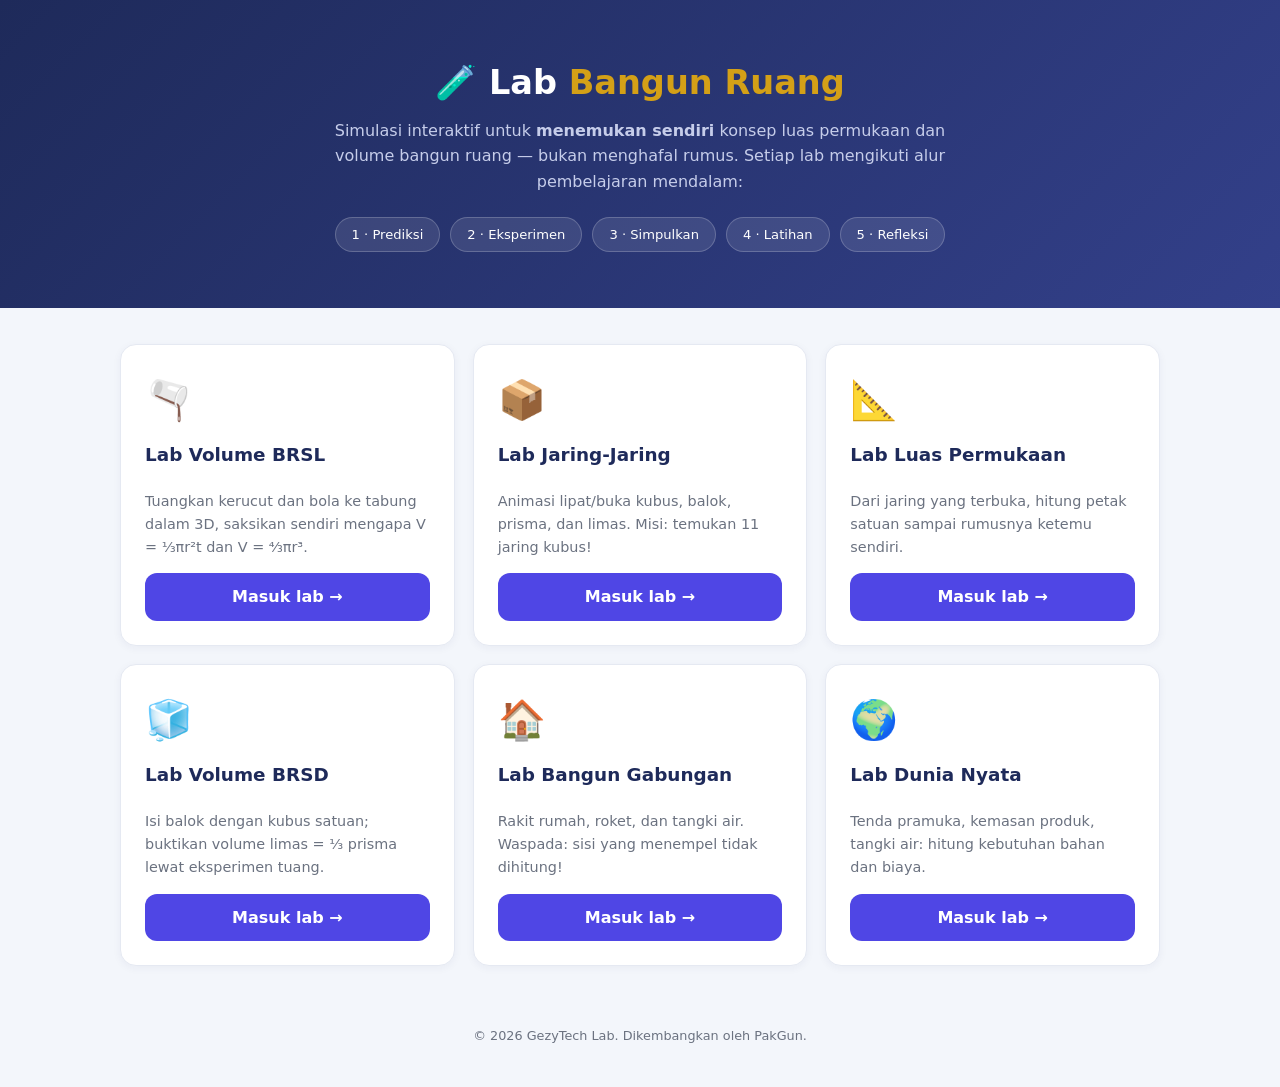
<file: index.html>
<!DOCTYPE html>
<html lang="id">
<head>
<meta charset="UTF-8">
<meta name="viewport" content="width=device-width, initial-scale=1.0">
<title>Lab Bangun Ruang</title>
<style>
:root{--navy:#1e2a5a;--indigo:#4f46e5;--gold:#d4a017;--bg:#f3f6fb;--ink:#1f2937;--muted:#6b7280;--line:#e5e9f2}
*{box-sizing:border-box}body{margin:0;font-family:"Segoe UI",system-ui,sans-serif;background:var(--bg);color:var(--ink);line-height:1.6}
.hero{background:linear-gradient(135deg,var(--navy),#33408a);color:#fff;padding:56px 24px;text-align:center}
.hero h1{margin:0 0 8px;font-size:2.1rem}.hero h1 b{color:var(--gold)}
.hero p{color:#c6cdea;max-width:640px;margin:0 auto}
.flow{display:flex;gap:10px;justify-content:center;flex-wrap:wrap;margin-top:22px}
.flow span{background:rgba(255,255,255,.1);border:1px solid rgba(255,255,255,.2);padding:6px 16px;border-radius:999px;font-size:.82rem}
.grid{max-width:1080px;margin:0 auto;padding:36px 20px 60px;display:grid;grid-template-columns:repeat(auto-fill,minmax(300px,1fr));gap:18px}
.lab{background:#fff;border:1px solid var(--line);border-radius:16px;padding:24px;display:flex;flex-direction:column;box-shadow:0 2px 8px rgba(30,42,90,.05)}
.lab .ico{font-size:2.4rem}
.lab h2{margin:10px 0 6px;font-size:1.15rem;color:var(--navy)}
.lab p{color:var(--muted);font-size:.9rem;flex:1}
.lab a.btn{display:inline-block;background:var(--indigo);color:#fff;font-weight:700;text-decoration:none;padding:11px 20px;border-radius:12px;text-align:center}
.lab a.btn:hover{background:#4338ca}
.lab.soon{opacity:.65}.lab.soon .tag{align-self:flex-start;background:#fef3c7;color:#92400e;font-size:.72rem;font-weight:700;padding:3px 12px;border-radius:999px;margin-bottom:6px}
footer{text-align:center;color:var(--muted);font-size:.8rem;padding:0 20px 40px}
</style>
</head>
<body>
<div class="hero">
  <h1>🧪 Lab <b>Bangun Ruang</b></h1>
  <p>Simulasi interaktif untuk <b>menemukan sendiri</b> konsep luas permukaan dan volume bangun ruang —
  bukan menghafal rumus. Setiap lab mengikuti alur pembelajaran mendalam:</p>
  <div class="flow"><span>1 · Prediksi</span><span>2 · Eksperimen</span><span>3 · Simpulkan</span><span>4 · Latihan</span><span>5 · Refleksi</span></div>
</div>
<div class="grid">
  <div class="lab">
    <div class="ico">🫗</div>
    <h2>Lab Volume BRSL</h2>
    <p>Tuangkan kerucut dan bola ke tabung dalam 3D, saksikan sendiri mengapa V = ⅓πr²t dan V = ⁴⁄₃πr³.</p>
    <a class="btn" href="volume-brsl/index.html">Masuk lab →</a>
  </div>
  <div class="lab">
    <div class="ico">📦</div>
    <h2>Lab Jaring-Jaring</h2>
    <p>Animasi lipat/buka kubus, balok, prisma, dan limas. Misi: temukan 11 jaring kubus!</p>
    <a class="btn" href="jaring-jaring/index.html">Masuk lab →</a>
  </div>
  <div class="lab">
    <div class="ico">📐</div>
    <h2>Lab Luas Permukaan</h2>
    <p>Dari jaring yang terbuka, hitung petak satuan sampai rumusnya ketemu sendiri.</p>
    <a class="btn" href="luas-permukaan/index.html">Masuk lab →</a>
  </div>
  <div class="lab">
    <div class="ico">🧊</div>
    <h2>Lab Volume BRSD</h2>
    <p>Isi balok dengan kubus satuan; buktikan volume limas = ⅓ prisma lewat eksperimen tuang.</p>
    <a class="btn" href="volume-brsd/index.html">Masuk lab →</a>
  </div>
  <div class="lab">
    <div class="ico">🏠</div>
    <h2>Lab Bangun Gabungan</h2>
    <p>Rakit rumah, roket, dan tangki air. Waspada: sisi yang menempel tidak dihitung!</p>
    <a class="btn" href="bangun-gabungan/index.html">Masuk lab →</a>
  </div>
  <div class="lab">
    <div class="ico">🌍</div>
    <h2>Lab Dunia Nyata</h2>
    <p>Tenda pramuka, kemasan produk, tangki air: hitung kebutuhan bahan dan biaya.</p>
    <a class="btn" href="dunia-nyata/index.html">Masuk lab →</a>
  </div>
</div>
<footer>© 2026 GezyTech Lab. Dikembangkan oleh PakGun.</footer>
</body>
</html>
</file>
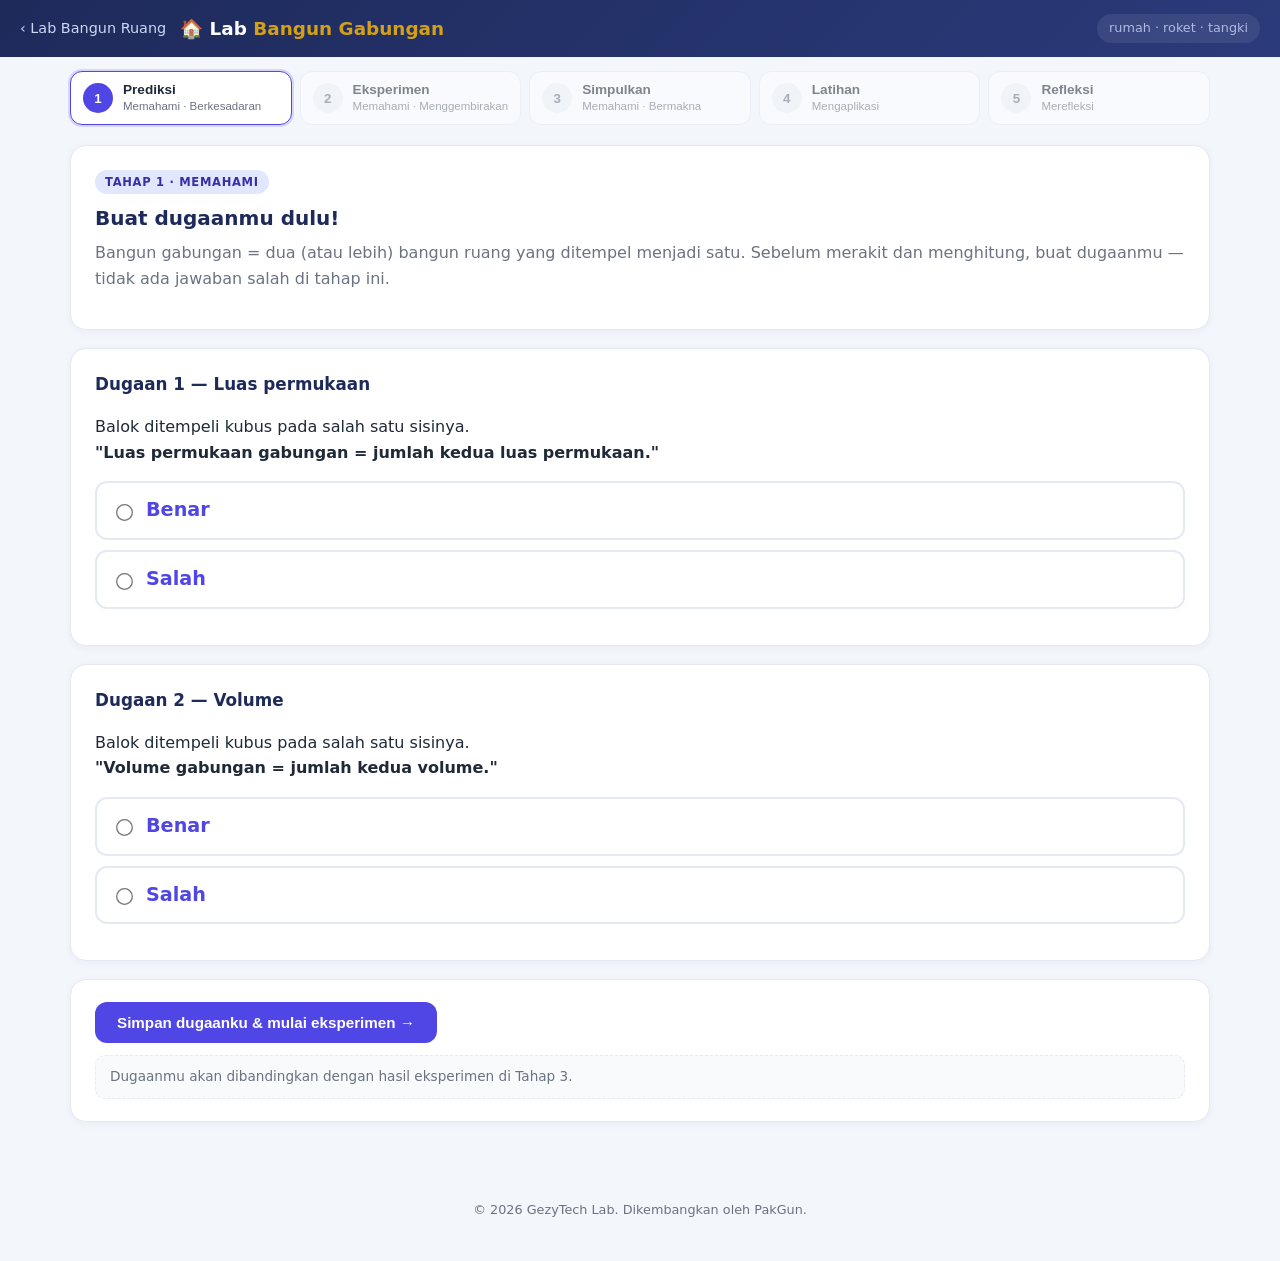
<file: bangun-gabungan/index.html>
<!DOCTYPE html>
<html lang="id">
<head>
<meta charset="UTF-8">
<meta name="viewport" content="width=device-width, initial-scale=1.0">
<title>Lab Bangun Gabungan — Lab Bangun Ruang</title>
<link rel="stylesheet" href="../assets/lab.css">
</head>
<body>

<header class="topbar">
  <a class="back" href="../index.html">‹ Lab Bangun Ruang</a>
  <div class="brand">🏠 Lab <b>Bangun Gabungan</b></div>
  <div class="sub">rumah · roket · tangki</div>
</header>

<nav class="stepper" id="stepper">
  <button class="step active" data-t="1"><span class="n">1</span><span class="t">Prediksi<small>Memahami · Berkesadaran</small></span></button>
  <button class="step" data-t="2" disabled><span class="n">2</span><span class="t">Eksperimen<small>Memahami · Menggembirakan</small></span></button>
  <button class="step" data-t="3" disabled><span class="n">3</span><span class="t">Simpulkan<small>Memahami · Bermakna</small></span></button>
  <button class="step" data-t="4" disabled><span class="n">4</span><span class="t">Latihan<small>Mengaplikasi</small></span></button>
  <button class="step" data-t="5" disabled><span class="n">5</span><span class="t">Refleksi<small>Merefleksi</small></span></button>
</nav>

<main>
<!-- ============ TAHAP 1 : PREDIKSI ============ -->
<section class="tahap active" id="tahap1">
  <div class="card">
    <span class="badge understand">Tahap 1 · Memahami</span>
    <h2>Buat dugaanmu dulu!</h2>
    <p class="lead">Bangun gabungan = dua (atau lebih) bangun ruang yang ditempel menjadi satu.
    Sebelum merakit dan menghitung, buat dugaanmu — tidak ada jawaban salah di tahap ini.</p>
  </div>
  <div class="card">
    <h3>Dugaan 1 — Luas permukaan</h3>
    <p>Balok ditempeli kubus pada salah satu sisinya.<br>
    <b>"Luas permukaan gabungan = jumlah kedua luas permukaan."</b></p>
    <div class="opts">
      <label class="opt"><input type="radio" name="p1" value="benar"><span class="big">Benar</span></label>
      <label class="opt"><input type="radio" name="p1" value="salah"><span class="big">Salah</span></label>
    </div>
  </div>
  <div class="card">
    <h3>Dugaan 2 — Volume</h3>
    <p>Balok ditempeli kubus pada salah satu sisinya.<br>
    <b>"Volume gabungan = jumlah kedua volume."</b></p>
    <div class="opts">
      <label class="opt"><input type="radio" name="p2" value="benar"><span class="big">Benar</span></label>
      <label class="opt"><input type="radio" name="p2" value="salah"><span class="big">Salah</span></label>
    </div>
  </div>
  <div class="card">
    <button class="btn btn-primary" id="btnPrediksi">Simpan dugaanku &amp; mulai eksperimen →</button>
    <div class="hint">Dugaanmu akan dibandingkan dengan hasil eksperimen di Tahap 3.</div>
  </div>
</section>

<!-- ============ TAHAP 2 : EKSPERIMEN ============ -->
<section class="tahap" id="tahap2">
  <div class="card">
    <span class="badge understand">Tahap 2 · Memahami</span>
    <h2>Eksperimen Bangun Gabungan</h2>
    <p class="lead">Rakit tiga bangun gabungan dalam 3D, tandai sisi yang menempel, lalu bedah hitungannya. Seret kanvas untuk memutar.</p>
    <div class="exp-pills" id="presetPills">
      <button class="pill active" data-p="rumah">🏠 Rumah</button>
      <button class="pill" data-p="roket">🚀 Roket</button>
      <button class="pill" data-p="tangki">🛢️ Tangki</button>
    </div>
    <div class="exp-pills" id="expPills">
      <button class="pill active" data-e="a">A · Rakit &amp; amati</button>
      <button class="pill" data-e="b">B · Bedah hitungan</button>
    </div>
  </div>
  <div class="lab-grid">
    <div class="canvas-wrap">
      <div class="canvas-tag" id="canvasTag">Rumah · rakit &amp; amati</div>
      <canvas id="c3d"></canvas>
      <div class="canvas-hint">seret untuk memutar · cubit/scroll untuk zoom</div>
    </div>
    <div>
      <div class="card" id="panelA">
        <h3>A · Rakit &amp; amati</h3>
        <p id="presetDesc"></p>
        <div class="btn-row">
          <button class="btn btn-primary" id="btnMark">🔴 Tandai sisi yang menempel</button>
        </div>
        <div id="volBox" style="margin-top:12px"></div>
        <div class="hint">Volume gabungan = jumlah volume tiap bagian. Tempelan <b>tidak</b> mengurangi volume — yang berkurang hanya luas permukaan!</div>
      </div>
      <div class="card" id="panelB" style="display:none">
        <h3>B · Bedah hitungan <span class="score-chip" id="bedahChip" style="display:none">✓ selesai</span></h3>
        <p>Preset: <b id="bedahPreset">Rumah</b></p>
        <div id="bedahBox"></div>
      </div>
      <div class="card">
        <button class="btn btn-primary" id="btnExpDone" disabled>Lanjut ke Simpulan →</button>
        <div class="hint" id="expHint">Lihat ketiga preset di A, lalu selesaikan bedah hitungan di B untuk membuka Tahap 3.</div>
      </div>
    </div>
  </div>
</section>

<!-- ============ TAHAP 3 : SIMPULKAN ============ -->
<section class="tahap" id="tahap3">
  <div class="card">
    <span class="badge understand">Tahap 3 · Memahami</span>
    <h2>Dugaanmu vs Kenyataan</h2>
    <div id="vsBox"></div>
  </div>
  <div class="card">
    <h3>📐 Konsep yang kita temukan</h3>
    <div class="formula">V gabungan = <span class="gold">V₁ + V₂ + …</span> &nbsp;·&nbsp; tempelan tidak mengurangi volume</div>
    <div class="formula">L gabungan = <span class="gold">L₁ + L₂ − 2 × L tempelan</span></div>
    <div class="eval"><strong>⚠️ Jebakan klasik!</strong> Sisi yang menempel <b>hilang dari pandangan</b> — satu sisi dari tiap bangun.
    Karena itu luas tempelan dikurangi <b>dua kali</b>. Inilah kesalahan paling umum saat menghitung luas bangun gabungan!</div>
  </div>
  <div class="card">
    <h3>🧠 Cek pemahaman cepat</h3>
    <div class="quiz-q">
      <p><b>1.</b> "Sisi yang menempel tetap dihitung dalam luas permukaan gabungan."</p>
      <div class="opts"><label class="opt"><input type="radio" name="cek1" value="benar"><span class="big">Benar</span></label><label class="opt"><input type="radio" name="cek1" value="salah"><span class="big">Salah</span></label></div>
      <div class="fb" id="fb-cek1"></div>
    </div>
    <div class="quiz-q">
      <p><b>2.</b> Kubus 2×2×2 ditempel kubus 2×2×2. Luas yang harus <b>dikurangi</b> dari jumlah kedua luas permukaan adalah …</p>
      <div class="opts"><label class="opt"><input type="radio" name="cek2" value="8"><span class="big">8</span></label><label class="opt"><input type="radio" name="cek2" value="16"><span class="big">16</span></label><label class="opt"><input type="radio" name="cek2" value="4"><span class="big">4</span></label></div>
      <div class="fb" id="fb-cek2"></div>
    </div>
    <button class="btn btn-primary" id="btnCek">Periksa &amp; lanjut ke Latihan →</button>
  </div>
</section>

<!-- ============ TAHAP 4 : LATIHAN ============ -->
<section class="tahap" id="tahap4">
  <div class="card">
    <span class="badge apply">Tahap 4 · Mengaplikasi</span>
    <h2>Terapkan pada soal</h2>
    <p class="lead">Nilai: <span class="score-chip" id="scoreChip">0 / 3</span></p>
  </div>
  <div class="quiz-q">
    <p><b>1. Volume gabungan.</b> Dua kubus berukuran 4×4×4 ditempel pada salah satu sisinya. Volume gabungannya = …</p>
    <input type="number" id="q1" placeholder="jawaban"> <button class="btn btn-ghost" data-check="1">Cek</button>
    <div class="fb" id="fb-q1"></div>
  </div>
  <div class="quiz-q">
    <p><b>2. Luas yang dikurangi.</b> Pada soal nomor 1, luas yang harus <b>dikurangi</b> dari jumlah kedua luas permukaan adalah …</p>
    <div class="opts">
      <label class="opt"><input type="radio" name="rq2" value="16"><span class="big">16</span></label>
      <label class="opt"><input type="radio" name="rq2" value="32"><span class="big">32</span></label>
      <label class="opt"><input type="radio" name="rq2" value="64"><span class="big">64</span></label>
    </div>
    <button class="btn btn-ghost" data-check="2">Cek</button>
    <div class="fb" id="fb-q2"></div>
  </div>
  <div class="quiz-q">
    <p><b>3. Rumah mini.</b> Balok 5×3×2 (LP = 62) ditempeli limas beralas 5×3 (LP limas = 55). Luas permukaan gabungannya = …</p>
    <div class="opts">
      <label class="opt"><input type="radio" name="rq3" value="72"><span class="big">72</span></label>
      <label class="opt"><input type="radio" name="rq3" value="87"><span class="big">87</span></label>
      <label class="opt"><input type="radio" name="rq3" value="102"><span class="big">102</span></label>
    </div>
    <button class="btn btn-ghost" data-check="3">Cek</button>
    <div class="fb" id="fb-q3"></div>
  </div>
  <div class="card">
    <button class="btn btn-primary" id="btnLatDone" disabled>Lanjut ke Refleksi →</button>
    <div class="hint">Jawab minimal 2 dari 3 soal dengan benar untuk membuka Tahap 5.</div>
  </div>
</section>

<!-- ============ TAHAP 5 : REFLEKSI ============ -->
<section class="tahap" id="tahap5">
  <div class="card">
    <span class="badge reflect">Tahap 5 · Merefleksi</span>
    <h2>Apa yang berubah dalam pikiranmu?</h2>
    <div id="refleksiVs"></div>
  </div>
  <div class="card">
    <h3>✍️ Simpulan dengan bahasamu sendiri</h3>
    <p>Mengapa volume gabungan tinggal dijumlah, tetapi luas permukaan gabungan harus dikurangi?</p>
    <textarea id="refTeks" placeholder="Contoh: Volume tinggal dijumlah karena … sedangkan luas permukaan …"></textarea>
  </div>
  <div class="card">
    <h3>💛 Seberapa menggembirakan lab ini?</h3>
    <div class="stars" id="stars"><span data-s="1">★</span><span data-s="2">★</span><span data-s="3">★</span><span data-s="4">★</span><span data-s="5">★</span></div>
    <div class="btn-row"><button class="btn btn-primary" id="btnFinish">Selesaikan lab 🎉</button></div>
  </div>
  <div class="card" id="finishCard" style="display:none">
    <h3>🎓 Lab selesai!</h3>
    <div id="finishSum"></div>
  </div>
</section>
</main>

<footer>© 2026 GezyTech Lab. Dikembangkan oleh PakGun.</footer>

<script src="../assets/vendor/three.min.js"></script>
<script src="../assets/core.js"></script>
<script src="js/app.js"></script>
</body>
</html>
</file>
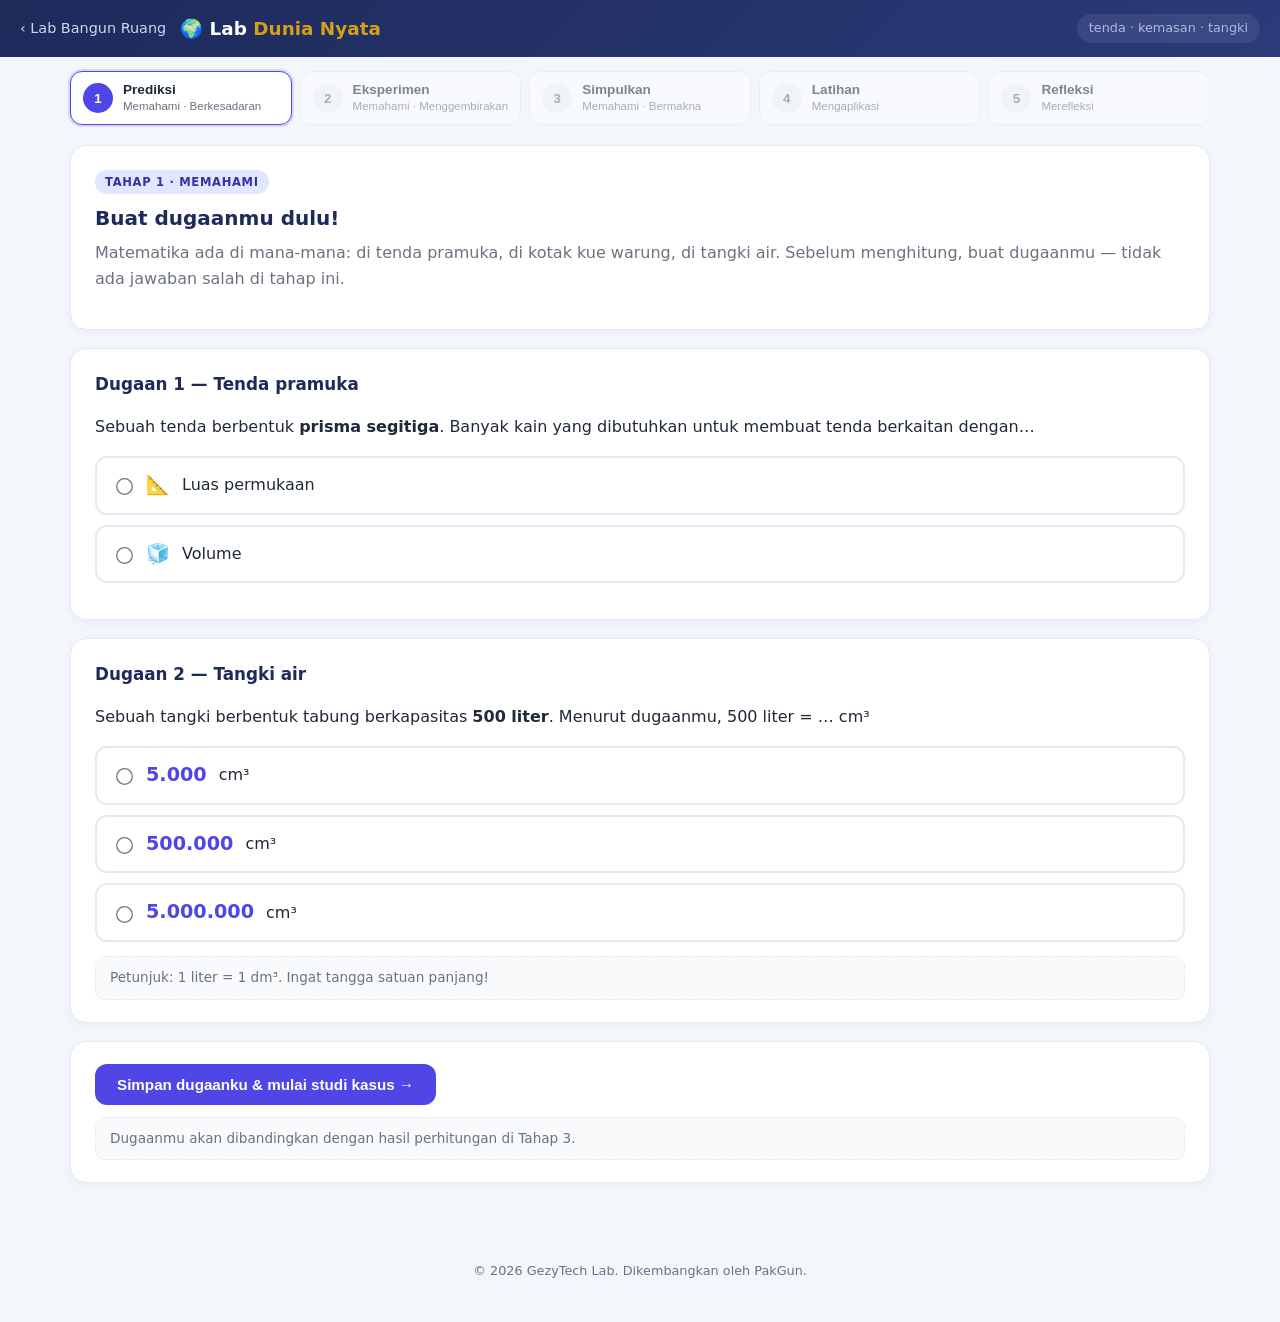
<file: dunia-nyata/index.html>
<!DOCTYPE html>
<html lang="id">
<head>
<meta charset="UTF-8">
<meta name="viewport" content="width=device-width, initial-scale=1.0">
<title>Lab Dunia Nyata — Lab Bangun Ruang</title>
<link rel="stylesheet" href="../assets/lab.css">
<style>
.stepbox{border:1px solid var(--line);border-radius:12px;padding:14px 16px;margin-bottom:12px;background:#fff;transition:.2s}
.stepbox.done{border-color:#6ee7b7;background:#f0fdf4}
.stepbox.locked{opacity:.55}
.step-title{margin:0 0 8px;font-size:.95rem}
.stepbox .fb{margin-top:8px;font-weight:600;display:none}
.stepbox .fb.show{display:block}
.stepbox .fb.ok{color:var(--ok)}
.stepbox .fb.no{color:var(--bad)}
.stepbox .opts{margin:8px 0}
.case-data{background:#f8fafc;border:1px dashed var(--line);border-radius:10px;padding:8px 14px;margin:10px 0;font-size:.9rem}
.story{background:#fffbeb;border:1px solid #fde68a;border-radius:12px;padding:12px 16px;margin-bottom:12px;font-size:.95rem}
</style>
</head>
<body>

<header class="topbar">
  <a class="back" href="../index.html">‹ Lab Bangun Ruang</a>
  <div class="brand">🌍 Lab <b>Dunia Nyata</b></div>
  <div class="sub">tenda · kemasan · tangki</div>
</header>

<nav class="stepper" id="stepper">
  <button class="step active" data-t="1"><span class="n">1</span><span class="t">Prediksi<small>Memahami · Berkesadaran</small></span></button>
  <button class="step" data-t="2" disabled><span class="n">2</span><span class="t">Eksperimen<small>Memahami · Menggembirakan</small></span></button>
  <button class="step" data-t="3" disabled><span class="n">3</span><span class="t">Simpulkan<small>Memahami · Bermakna</small></span></button>
  <button class="step" data-t="4" disabled><span class="n">4</span><span class="t">Latihan<small>Mengaplikasi</small></span></button>
  <button class="step" data-t="5" disabled><span class="n">5</span><span class="t">Refleksi<small>Merefleksi</small></span></button>
</nav>

<main>
<!-- ============ TAHAP 1 : PREDIKSI ============ -->
<section class="tahap active" id="tahap1">
  <div class="card">
    <span class="badge understand">Tahap 1 · Memahami</span>
    <h2>Buat dugaanmu dulu!</h2>
    <p class="lead">Matematika ada di mana-mana: di tenda pramuka, di kotak kue warung, di tangki air.
    Sebelum menghitung, buat dugaanmu — tidak ada jawaban salah di tahap ini.</p>
  </div>
  <div class="card">
    <h3>Dugaan 1 — Tenda pramuka</h3>
    <p>Sebuah tenda berbentuk <b>prisma segitiga</b>. Banyak kain yang dibutuhkan untuk membuat tenda berkaitan dengan…</p>
    <div class="opts" id="pred1">
      <label class="opt"><input type="radio" name="p1" value="luas"><span class="big">📐</span> Luas permukaan</label>
      <label class="opt"><input type="radio" name="p1" value="volume"><span class="big">🧊</span> Volume</label>
    </div>
  </div>
  <div class="card">
    <h3>Dugaan 2 — Tangki air</h3>
    <p>Sebuah tangki berbentuk tabung berkapasitas <b>500 liter</b>. Menurut dugaanmu, 500 liter = … cm³</p>
    <div class="opts" id="pred2">
      <label class="opt"><input type="radio" name="p2" value="5000"><span class="big">5.000</span> cm³</label>
      <label class="opt"><input type="radio" name="p2" value="500000"><span class="big">500.000</span> cm³</label>
      <label class="opt"><input type="radio" name="p2" value="5000000"><span class="big">5.000.000</span> cm³</label>
    </div>
    <div class="hint">Petunjuk: 1 liter = 1 dm³. Ingat tangga satuan panjang!</div>
  </div>
  <div class="card">
    <button class="btn btn-primary" id="btnPrediksi">Simpan dugaanku &amp; mulai studi kasus →</button>
    <div class="hint">Dugaanmu akan dibandingkan dengan hasil perhitungan di Tahap 3.</div>
  </div>
</section>

<!-- ============ TAHAP 2 : EKSPERIMEN (STUDI KASUS) ============ -->
<section class="tahap" id="tahap2">
  <div class="card">
    <span class="badge understand">Tahap 2 · Memahami</span>
    <h2>Studi Kasus Dunia Nyata</h2>
    <p class="lead">Tiga kasus menantimu. Kerjakan langkah demi langkah — setiap langkah diperiksa langsung.</p>
    <div class="exp-pills" id="expPills">
      <button class="pill active" data-e="a">A · ⛺ Tenda Pramuka</button>
      <button class="pill" data-e="b">B · 📦 Kemasan Kue</button>
      <button class="pill" data-e="c">C · 🛢️ Tangki Air</button>
    </div>
  </div>

  <!-- KASUS A : TENDA -->
  <div class="card" id="panelA">
    <h3>⛺ Kasus A · Tenda Pramuka <span class="score-chip" id="chipA">0 / 3</span></h3>
    <div class="story">Regu Pramuka akan berkemah dan ingin <b>membuat tenda sendiri</b> berbentuk prisma segitiga.
    Tenda <b>tidak memakai lantai kain</b> — hanya 2 sisi segitiga + 2 atap.</div>
    <div class="diagram">
      <svg width="320" height="210" viewBox="0 0 320 210">
        <polygon points="110,130 230,130 170,60" fill="#fde68a" stroke="#d97706" stroke-width="2"/>
        <line x1="60" y1="160" x2="110" y2="130" stroke="#d97706" stroke-width="2"/>
        <line x1="180" y1="160" x2="230" y2="130" stroke="#d97706" stroke-width="2"/>
        <line x1="120" y1="90" x2="170" y2="60" stroke="#d97706" stroke-width="2"/>
        <polygon points="60,160 180,160 120,90" fill="#fef3c7" stroke="#d97706" stroke-width="2"/>
        <line x1="120" y1="90" x2="120" y2="160" stroke="#d97706" stroke-width="1.5" stroke-dasharray="5,4"/>
        <text x="120" y="180" text-anchor="middle" font-size="13" fill="#92400e" font-weight="bold">alas 3 m</text>
        <text x="130" y="130" font-size="13" fill="#92400e" font-weight="bold">2 m</text>
        <text x="232" y="152" font-size="13" fill="#92400e" font-weight="bold">4 m</text>
      </svg>
    </div>
    <div class="case-data">📏 Alas segitiga <b>3 m</b> · tinggi segitiga <b>2 m</b> · sisi miring <b>2,5 m</b> · panjang tenda <b>4 m</b></div>

    <div class="stepbox" data-case="a" data-step="1">
      <p class="step-title"><b>Langkah 1.</b> Bangun ruang apa bentuk tenda ini?</p>
      <div class="opts">
        <label class="opt"><input type="radio" name="a1" value="balok"><span>Balok</span></label>
        <label class="opt"><input type="radio" name="a1" value="prisma"><span>Prisma segitiga</span></label>
        <label class="opt"><input type="radio" name="a1" value="limas"><span>Limas segitiga</span></label>
        <label class="opt"><input type="radio" name="a1" value="tabung"><span>Tabung</span></label>
      </div>
      <button class="btn btn-ghost" data-cek="a1">Cek</button>
      <div class="fb" id="fb-a1"></div>
    </div>
    <div class="stepbox locked" data-case="a" data-step="2">
      <p class="step-title"><b>Langkah 2.</b> Kain = 2 segitiga + 2 atap persegi panjang.<br>Luas kain seluruhnya = <input type="text" id="in-a2" placeholder="…" inputmode="decimal"> m²</p>
      <button class="btn btn-ghost" data-cek="a2">Cek</button>
      <div class="fb" id="fb-a2"></div>
    </div>
    <div class="stepbox locked" data-case="a" data-step="3">
      <p class="step-title"><b>Langkah 3.</b> Harga kain Rp35.000 per m².<br>Total biaya kain = Rp <input type="text" id="in-a3" placeholder="tanpa titik ribuan" inputmode="numeric"></p>
      <button class="btn btn-ghost" data-cek="a3">Cek</button>
      <div class="fb" id="fb-a3"></div>
    </div>
  </div>

  <!-- KASUS B : KEMASAN -->
  <div class="card" id="panelB" style="display:none">
    <h3>📦 Kasus B · Kemasan Kue <span class="score-chip" id="chipB">0 / 3</span></h3>
    <div class="story">Bu Siti punya warung kue. Ia memesan <b>kotak kemasan</b> berbentuk balok ke tukang karton.</div>
    <div class="diagram">
      <svg width="320" height="210" viewBox="0 0 320 210">
        <rect x="100" y="50" width="130" height="85" fill="#d1fae5" stroke="#0d9488" stroke-width="2"/>
        <line x1="60" y1="85" x2="100" y2="50" stroke="#0d9488" stroke-width="2"/>
        <line x1="190" y1="85" x2="230" y2="50" stroke="#0d9488" stroke-width="2"/>
        <line x1="60" y1="170" x2="100" y2="135" stroke="#0d9488" stroke-width="2"/>
        <line x1="190" y1="170" x2="230" y2="135" stroke="#0d9488" stroke-width="2"/>
        <rect x="60" y="85" width="130" height="85" fill="#a7f3d0" stroke="#0d9488" stroke-width="2"/>
        <text x="125" y="195" text-anchor="middle" font-size="13" fill="#065f46" font-weight="bold">20 cm</text>
        <text x="200" y="132" font-size="13" fill="#065f46" font-weight="bold">10 cm</text>
        <text x="240" y="112" font-size="13" fill="#065f46" font-weight="bold">15 cm</text>
      </svg>
    </div>
    <div class="case-data">📏 Panjang <b>20 cm</b> · lebar <b>15 cm</b> · tinggi <b>10 cm</b></div>

    <div class="stepbox" data-case="b" data-step="1">
      <p class="step-title"><b>Langkah 1.</b> Bangun ruang apa bentuk kotak kemasan ini?</p>
      <div class="opts">
        <label class="opt"><input type="radio" name="b1" value="kubus"><span>Kubus</span></label>
        <label class="opt"><input type="radio" name="b1" value="balok"><span>Balok</span></label>
        <label class="opt"><input type="radio" name="b1" value="prisma"><span>Prisma segitiga</span></label>
        <label class="opt"><input type="radio" name="b1" value="tabung"><span>Tabung</span></label>
      </div>
      <button class="btn btn-ghost" data-cek="b1">Cek</button>
      <div class="fb" id="fb-b1"></div>
    </div>
    <div class="stepbox locked" data-case="b" data-step="2">
      <p class="step-title"><b>Langkah 2.</b> Luas karton untuk <b>1 kotak</b> = <input type="text" id="in-b2" placeholder="…" inputmode="decimal"> cm²</p>
      <button class="btn btn-ghost" data-cek="b2">Cek</button>
      <div class="fb" id="fb-b2"></div>
    </div>
    <div class="stepbox locked" data-case="b" data-step="3">
      <p class="step-title"><b>Langkah 3.</b> Tukang karton punya <b>1 m²</b> karton (= 10.000 cm²).<br>Banyak kotak yang bisa dibuat <b>(bulatkan ke bawah!)</b> = <input type="text" id="in-b3" placeholder="…" inputmode="numeric"> kotak</p>
      <button class="btn btn-ghost" data-cek="b3">Cek</button>
      <div class="fb" id="fb-b3"></div>
    </div>
  </div>

  <!-- KASUS C : TANGKI -->
  <div class="card" id="panelC" style="display:none">
    <h3>🛢️ Kasus C · Tangki Air <span class="score-chip" id="chipC">0 / 3</span></h3>
    <div class="story">Pak RT membeli <b>tangki air</b> berbentuk tabung untuk pos ronda. Berapa liter air yang bisa ditampung?</div>
    <div class="diagram">
      <svg width="320" height="220" viewBox="0 0 320 220">
        <path d="M80,70 L80,160 A70,22 0 0 0 220,160 L220,70" fill="#dbeafe" stroke="#3b82f6" stroke-width="2"/>
        <ellipse cx="150" cy="70" rx="70" ry="22" fill="#eff6ff" stroke="#3b82f6" stroke-width="2"/>
        <line x1="80" y1="92" x2="220" y2="92" stroke="#d4a017" stroke-width="2.5" stroke-dasharray="7,5"/>
        <text x="228" y="97" font-size="13" fill="#92400e" font-weight="bold">¾</text>
        <text x="150" y="42" text-anchor="middle" font-size="13" fill="#1e3a8a" font-weight="bold">r = 50 cm</text>
        <text x="238" y="125" font-size="13" fill="#1e3a8a" font-weight="bold">t = 120 cm</text>
      </svg>
    </div>
    <div class="case-data">📏 Jari-jari <b>50 cm</b> · tinggi <b>120 cm</b> · π = <b>3,14</b> · ingat: <b>1 liter = 1.000 cm³</b></div>

    <div class="stepbox" data-case="c" data-step="1">
      <p class="step-title"><b>Langkah 1.</b> Bangun ruang apa bentuk tangki air ini?</p>
      <div class="opts">
        <label class="opt"><input type="radio" name="c1" value="balok"><span>Balok</span></label>
        <label class="opt"><input type="radio" name="c1" value="prisma"><span>Prisma segitiga</span></label>
        <label class="opt"><input type="radio" name="c1" value="kerucut"><span>Kerucut</span></label>
        <label class="opt"><input type="radio" name="c1" value="tabung"><span>Tabung</span></label>
      </div>
      <button class="btn btn-ghost" data-cek="c1">Cek</button>
      <div class="fb" id="fb-c1"></div>
    </div>
    <div class="stepbox locked" data-case="c" data-step="2">
      <p class="step-title"><b>Langkah 2.</b> Volume tangki = <input type="text" id="in-c2" placeholder="tanpa titik ribuan" inputmode="decimal"> cm³<br><span style="font-size:.85rem;color:var(--muted)">(= 942 liter — bagi dengan 1.000)</span></p>
      <button class="btn btn-ghost" data-cek="c2">Cek</button>
      <div class="fb" id="fb-c2"></div>
    </div>
    <div class="stepbox locked" data-case="c" data-step="3">
      <p class="step-title"><b>Langkah 3.</b> Jika tangki terisi <b>¾</b> bagian, volume air = <input type="text" id="in-c3" placeholder="…" inputmode="decimal"> liter</p>
      <button class="btn btn-ghost" data-cek="c3">Cek</button>
      <div class="fb" id="fb-c3"></div>
    </div>
  </div>

  <div class="card">
    <button class="btn btn-primary" id="btnExpDone" disabled>Lanjut ke Simpulan →</button>
    <div class="hint" id="expHint">Selesaikan minimal <b>1 studi kasus</b> untuk membuka Tahap 3 — tapi tantang dirimu selesaikan ketiganya! 💪</div>
  </div>
</section>

<!-- ============ TAHAP 3 : SIMPULKAN ============ -->
<section class="tahap" id="tahap3">
  <div class="card">
    <span class="badge understand">Tahap 3 · Memahami</span>
    <h2>Dugaanmu vs Kenyataan</h2>
    <div id="vsBox"></div>
  </div>
  <div class="card">
    <h3>🧭 Strategi 3 langkah memecahkan masalah bangun ruang</h3>
    <div class="kv"><span><b>1.</b> Kenali bangunnya</span><b>tenda → prisma · kotak → balok · tangki → tabung</b></div>
    <div class="kv"><span><b>2.</b> Pilih yang ditanya</span><b>butuh bahan/kain/karton → luas permukaan · daya tampung/isi → volume</b></div>
    <div class="kv"><span><b>3.</b> Samakan satuan dulu</span><b>1 m = 100 cm · 1 liter = 1.000 cm³ · 1 m³ = 1.000 liter</b></div>
  </div>
  <div class="card">
    <h3>🧠 Cek pemahaman cepat</h3>
    <div class="quiz-q">
      <p><b>1.</b> "Untuk mengetahui <b>daya tampung</b> sebuah wadah, kita menghitung <b>luas permukaan</b>."</p>
      <div class="opts">
        <label class="opt"><input type="radio" name="cek1" value="benar"><span class="big">Benar</span></label>
        <label class="opt"><input type="radio" name="cek1" value="salah"><span class="big">Salah</span></label>
      </div>
      <div class="fb" id="fb-cek1"></div>
    </div>
    <div class="quiz-q">
      <p><b>2.</b> 1 m³ = … liter</p>
      <div class="opts">
        <label class="opt"><input type="radio" name="cek2" value="100"><span class="big">100</span></label>
        <label class="opt"><input type="radio" name="cek2" value="1000"><span class="big">1.000</span></label>
        <label class="opt"><input type="radio" name="cek2" value="10000"><span class="big">10.000</span></label>
      </div>
      <div class="fb" id="fb-cek2"></div>
    </div>
    <button class="btn btn-primary" id="btnCek">Periksa &amp; lanjut ke Latihan →</button>
  </div>
</section>

<!-- ============ TAHAP 4 : LATIHAN ============ -->
<section class="tahap" id="tahap4">
  <div class="card">
    <span class="badge apply">Tahap 4 · Mengaplikasi</span>
    <h2>Terapkan strategimu</h2>
    <p class="lead">Gunakan strategi 3 langkah. Nilai: <span class="score-chip" id="scoreChip">0 / 3</span></p>
  </div>
  <div class="quiz-q">
    <p><b>1. Tenda mini.</b> Untuk latihan, regu membuat tenda mini: segitiga alas <b>2 m</b>, tinggi segitiga <b>1,5 m</b>,
    panjang tenda <b>3 m</b>, sisi miring <b>1,8 m</b> (tanpa lantai kain).<br>Luas kain = … m²</p>
    <input type="text" id="q1" placeholder="contoh: 13,8" inputmode="decimal"> <button class="btn btn-ghost" data-check="1">Cek</button>
    <div class="fb" id="fb-q1"></div>
  </div>
  <div class="quiz-q">
    <p><b>2. Kotak kado.</b> Sebuah kotak kado berbentuk kubus <b>10 cm × 10 cm × 10 cm</b>.<br>Kertas kado yang dibutuhkan = … cm²</p>
    <input type="text" id="q2" placeholder="…" inputmode="numeric"> <button class="btn btn-ghost" data-check="2">Cek</button>
    <div class="fb" id="fb-q2"></div>
  </div>
  <div class="quiz-q">
    <p><b>3. Drum minyak tanah.</b> Drum berbentuk tabung: r = <b>35 cm</b>, t = <b>100 cm</b> (π = 22/7).<br>Volume drum = … liter</p>
    <div class="opts">
      <label class="opt"><input type="radio" name="rq3" value="385"><span class="big">385</span></label>
      <label class="opt"><input type="radio" name="rq3" value="38.5"><span class="big">38,5</span></label>
      <label class="opt"><input type="radio" name="rq3" value="3850"><span class="big">3.850</span></label>
    </div>
    <button class="btn btn-ghost" data-check="3">Cek</button>
    <div class="fb" id="fb-q3"></div>
  </div>
  <div class="card">
    <button class="btn btn-primary" id="btnLatDone" disabled>Lanjut ke Refleksi →</button>
    <div class="hint">Jawab minimal 2 dari 3 soal dengan benar untuk membuka Tahap 5.</div>
  </div>
</section>

<!-- ============ TAHAP 5 : REFLEKSI ============ -->
<section class="tahap" id="tahap5">
  <div class="card">
    <span class="badge reflect">Tahap 5 · Merefleksi</span>
    <h2>Apa yang berubah dalam pikiranmu?</h2>
    <div id="refleksiVs"></div>
  </div>
  <div class="card">
    <h3>✍️ Simpulan dengan bahasamu sendiri</h3>
    <p>Kapan kita memakai <b>luas permukaan</b> dan kapan memakai <b>volume</b> dalam kehidupan sehari-hari? Beri contoh!</p>
    <textarea id="refTeks" placeholder="Contoh: Luas permukaan dipakai saat … sedangkan volume dipakai saat …"></textarea>
  </div>
  <div class="card">
    <h3>💛 Seberapa menggembirakan lab ini?</h3>
    <div class="stars" id="stars"><span data-s="1">★</span><span data-s="2">★</span><span data-s="3">★</span><span data-s="4">★</span><span data-s="5">★</span></div>
    <div class="btn-row"><button class="btn btn-primary" id="btnFinish">Selesaikan lab 🎉</button></div>
  </div>
  <div class="card" id="finishCard" style="display:none">
    <h3>🎓 Lab selesai!</h3>
    <div id="finishSum"></div>
  </div>
</section>
</main>

<footer>© 2026 GezyTech Lab. Dikembangkan oleh PakGun.</footer>

<script src="../assets/vendor/three.min.js"></script>
<script src="../assets/core.js"></script>
<script src="js/app.js"></script>
</body>
</html>
</file>
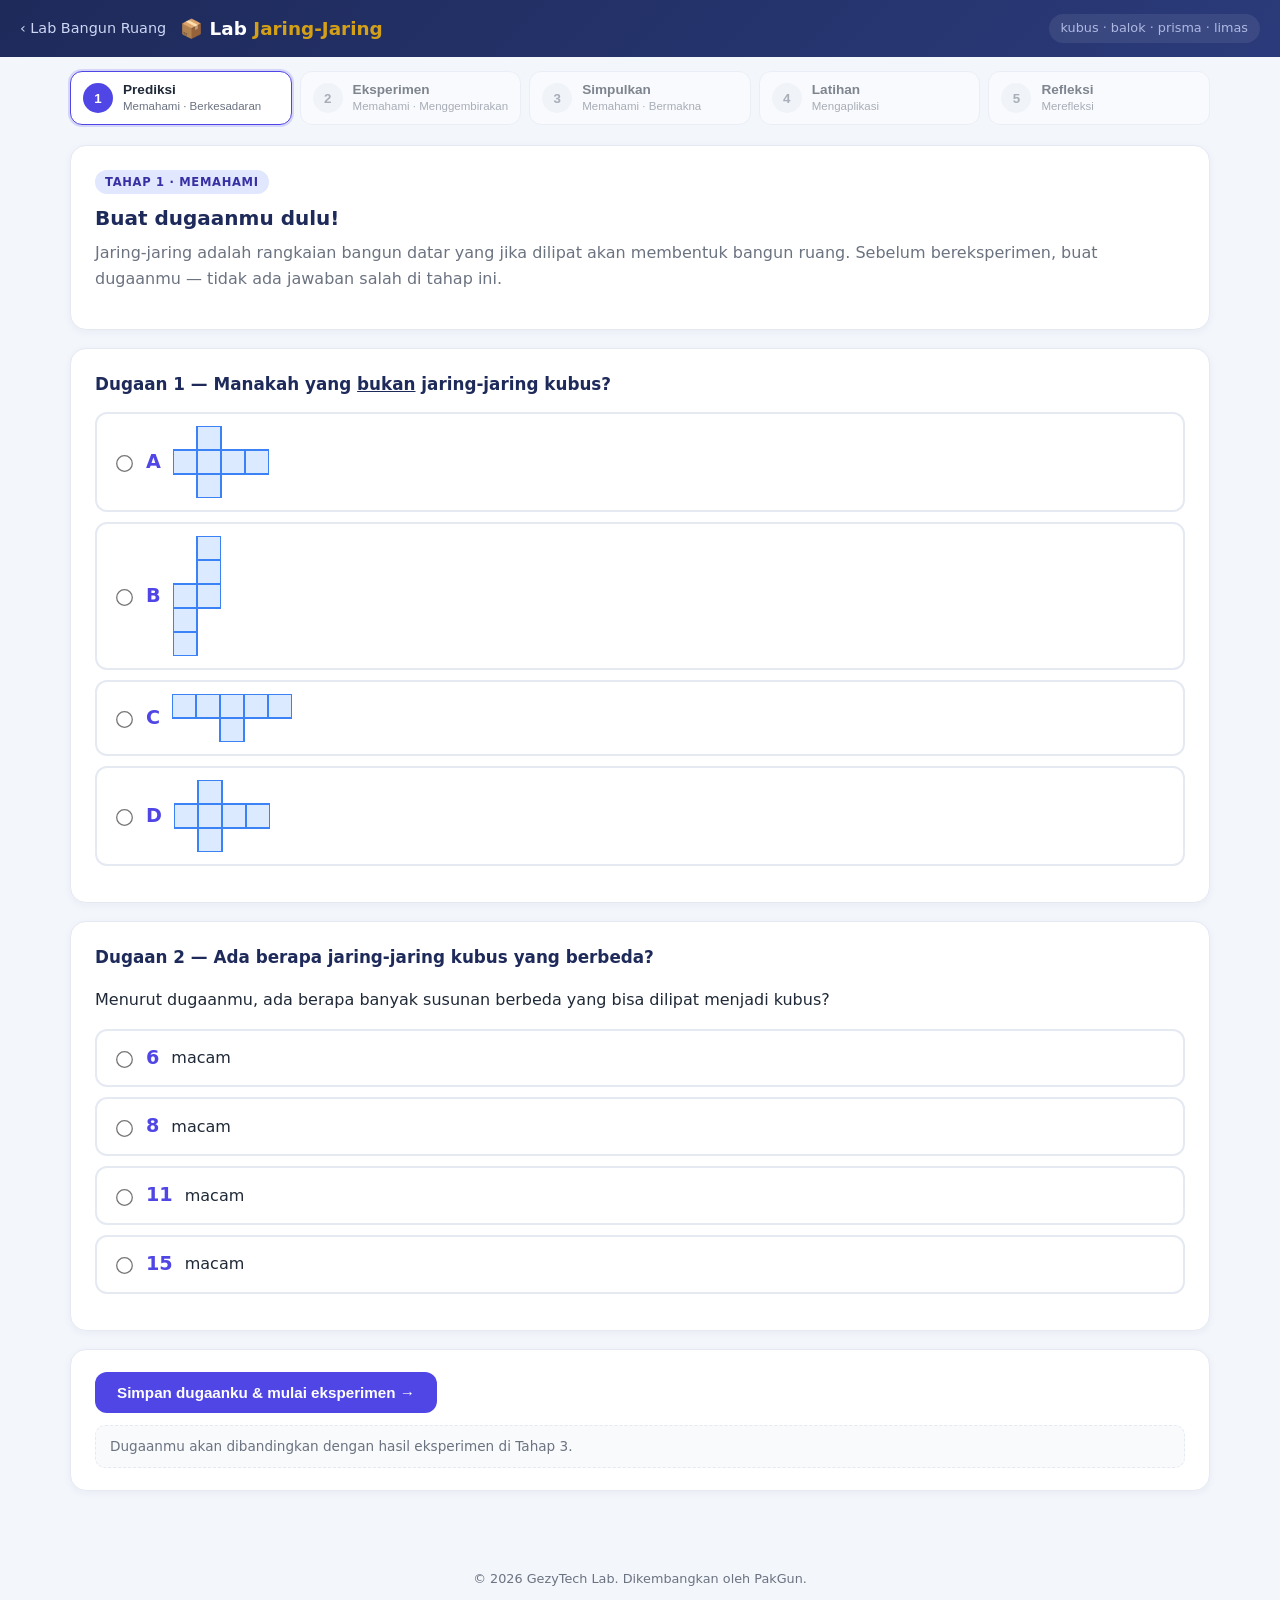
<file: jaring-jaring/index.html>
<!DOCTYPE html>
<html lang="id">
<head>
<meta charset="UTF-8">
<meta name="viewport" content="width=device-width, initial-scale=1.0">
<title>Lab Jaring-Jaring — Lab Bangun Ruang</title>
<link rel="stylesheet" href="../assets/lab.css">
<style>
.net-grid{display:grid;grid-template-columns:repeat(4,64px);gap:8px;justify-content:center;margin:16px 0}
.net-cell{width:64px;height:64px;border:2px solid #c7d2fe;border-radius:10px;background:#fff;cursor:pointer;font-size:1.4rem;color:#c7d2fe;transition:.15s}
.net-cell.on{background:#4f46e5;border-color:#4f46e5;color:#fff}
.gallery{display:flex;flex-wrap:wrap;gap:10px;justify-content:center;margin-top:12px}
.gallery .found{border:2px solid #6ee7b7;border-radius:10px;padding:6px;background:#ecfdf5;text-align:center}
.gallery .found small{display:block;color:#065f46;font-weight:700}
.solid-pills{display:flex;gap:8px;flex-wrap:wrap;margin-bottom:12px}
</style>
</head>
<body>

<header class="topbar">
  <a class="back" href="../index.html">‹ Lab Bangun Ruang</a>
  <div class="brand">📦 Lab <b>Jaring-Jaring</b></div>
  <div class="sub">kubus · balok · prisma · limas</div>
</header>

<nav class="stepper" id="stepper">
  <button class="step active" data-t="1"><span class="n">1</span><span class="t">Prediksi<small>Memahami · Berkesadaran</small></span></button>
  <button class="step" data-t="2" disabled><span class="n">2</span><span class="t">Eksperimen<small>Memahami · Menggembirakan</small></span></button>
  <button class="step" data-t="3" disabled><span class="n">3</span><span class="t">Simpulkan<small>Memahami · Bermakna</small></span></button>
  <button class="step" data-t="4" disabled><span class="n">4</span><span class="t">Latihan<small>Mengaplikasi</small></span></button>
  <button class="step" data-t="5" disabled><span class="n">5</span><span class="t">Refleksi<small>Merefleksi</small></span></button>
</nav>

<main>
<!-- ============ TAHAP 1 : PREDIKSI ============ -->
<section class="tahap active" id="tahap1">
  <div class="card">
    <span class="badge understand">Tahap 1 · Memahami</span>
    <h2>Buat dugaanmu dulu!</h2>
    <p class="lead">Jaring-jaring adalah rangkaian bangun datar yang jika dilipat akan membentuk bangun ruang.
    Sebelum bereksperimen, buat dugaanmu — tidak ada jawaban salah di tahap ini.</p>
  </div>
  <div class="card">
    <h3>Dugaan 1 — Manakah yang <u>bukan</u> jaring-jaring kubus?</h3>
    <div class="opts" id="pred1box"></div>
  </div>
  <div class="card">
    <h3>Dugaan 2 — Ada berapa jaring-jaring kubus yang berbeda?</h3>
    <p>Menurut dugaanmu, ada berapa banyak susunan berbeda yang bisa dilipat menjadi kubus?</p>
    <div class="opts" id="pred2">
      <label class="opt"><input type="radio" name="p2" value="6"><span class="big">6</span> macam</label>
      <label class="opt"><input type="radio" name="p2" value="8"><span class="big">8</span> macam</label>
      <label class="opt"><input type="radio" name="p2" value="11"><span class="big">11</span> macam</label>
      <label class="opt"><input type="radio" name="p2" value="15"><span class="big">15</span> macam</label>
    </div>
  </div>
  <div class="card">
    <button class="btn btn-primary" id="btnPrediksi">Simpan dugaanku &amp; mulai eksperimen →</button>
    <div class="hint">Dugaanmu akan dibandingkan dengan hasil eksperimen di Tahap 3.</div>
  </div>
</section>

<!-- ============ TAHAP 2 : EKSPERIMEN ============ -->
<section class="tahap" id="tahap2">
  <div class="card">
    <span class="badge understand">Tahap 2 · Memahami</span>
    <h2>Eksperimen Jaring-Jaring</h2>
    <p class="lead">Tiga misi menantimu. Seret kanvas 3D untuk memutar sudut pandang.</p>
    <div class="exp-pills" id="expPills">
      <button class="pill active" data-e="a">A · Lipat &amp; buka 3D</button>
      <button class="pill" data-e="b">B · Misi 11 jaring kubus</button>
      <button class="pill" data-e="c">C · Tebak jaring</button>
    </div>
  </div>
  <div class="lab-grid">
    <div class="canvas-wrap" id="canvasWrap" style="display:none">
      <div class="canvas-tag" id="canvasTag">Lipat &amp; buka 3D</div>
      <canvas id="c3d"></canvas>
      <div class="canvas-hint">seret untuk memutar · cubit/scroll untuk zoom</div>
    </div>
    <div>
      <div class="card" id="panelA">
        <h3>A · Lihat jaring melipat menjadi bangun ruang</h3>
        <div class="solid-pills" id="solidPills">
          <button class="pill active" data-s="kubus">Kubus</button>
          <button class="pill" data-s="balok">Balok</button>
          <button class="pill" data-s="prisma">Prisma segitiga</button>
          <button class="pill" data-s="limas">Limas segiempat</button>
        </div>
        <p>Geser untuk melipat / membuka:</p>
        <input type="range" id="foldRange" min="0" max="100" value="0">
        <div class="kv"><span>Terlipat</span><b id="foldPct">0%</b></div>
        <div class="kv"><span>Bangun</span><b id="solidName">kubus (s = 3)</b></div>
        <button class="btn btn-ghost" id="btnADone">Saya paham, lanjut →</button>
      </div>
      <div class="card" id="panelB" style="display:none">
        <h3>B · Misi: temukan 11 jaring kubus! <span class="score-chip" id="foundChip">0 / 11</span></h3>
        <p>Klik petak untuk merangkai 6 persegi, lalu tekan <b>Cek jaring</b>. Temukan minimal <b>5</b> untuk membuka tahap berikutnya — misi penuhnya 11!</p>
        <div class="net-grid" id="netGrid"></div>
        <div class="btn-row">
          <button class="btn btn-primary" id="btnCheckNet">Cek jaring</button>
          <button class="btn btn-ghost" id="btnClearNet">Hapus</button>
        </div>
        <div class="eval" id="evalNet" style="display:none"><strong id="evalNetT"></strong> <span id="evalNetX"></span></div>
        <div class="gallery" id="gallery"></div>
      </div>
      <div class="card" id="panelC" style="display:none">
        <h3>C · Tebak: jaring milik bangun apa? <span class="score-chip" id="roundChip">Ronde 1 / 4</span></h3>
        <div class="diagram" id="guessSvg"></div>
        <div class="opts" id="guessOpts">
          <label class="opt"><input type="radio" name="g" value="kubus"><span>Kubus</span></label>
          <label class="opt"><input type="radio" name="g" value="balok"><span>Balok</span></label>
          <label class="opt"><input type="radio" name="g" value="prisma"><span>Prisma segitiga</span></label>
          <label class="opt"><input type="radio" name="g" value="limas"><span>Limas segiempat</span></label>
        </div>
        <div class="eval" id="evalGuess" style="display:none"><strong id="evalGuessT"></strong> <span id="evalGuessX"></span></div>
        <button class="btn btn-primary" id="btnGuess">Kunci jawaban</button>
      </div>
      <div class="card">
        <button class="btn btn-primary" id="btnExpDone" disabled>Lanjut ke Simpulan →</button>
        <div class="hint" id="expHint">Selesaikan ketiga misi (A: tekan “Saya paham”, B: temukan ≥5 jaring, C: 4 ronde) untuk membuka Tahap 3.</div>
      </div>
    </div>
  </div>
</section>

<!-- ============ TAHAP 3 : SIMPULKAN ============ -->
<section class="tahap" id="tahap3">
  <div class="card">
    <span class="badge understand">Tahap 3 · Memahami</span>
    <h2>Dugaanmu vs Kenyataan</h2>
    <div id="vsBox"></div>
  </div>
  <div class="card">
    <h3>📐 Konsep yang kita temukan</h3>
    <div class="formula">Jaring-jaring = <span class="gold">rangkaian bangun datar</span> yang dilipat menjadi bangun ruang</div>
    <div class="kv"><span>Satu bangun ruang</span><b>bisa punya banyak jaring berbeda (kubus: 11!)</b></div>
    <div class="kv"><span>Syarat jaring</span><b>persegi/petak saling menempel penuh pada rusuknya</b></div>
    <div class="kv"><span>Rusuk yang menempel di jaring</span><b>menjadi rusuk yang sama pada bangun ruang</b></div>
  </div>
  <div class="card">
    <h3>🧠 Cek pemahaman cepat</h3>
    <div class="quiz-q">
      <p><b>1.</b> Setiap jaring-jaring kubus terdiri dari … persegi yang kongruen.</p>
      <div class="opts"><label class="opt"><input type="radio" name="cek1" value="5"><span class="big">5</span></label><label class="opt"><input type="radio" name="cek1" value="6"><span class="big">6</span></label><label class="opt"><input type="radio" name="cek1" value="8"><span class="big">8</span></label></div>
      <div class="fb" id="fb-cek1"></div>
    </div>
    <div class="quiz-q">
      <p><b>2.</b> Dua jaring yang tampak berbeda bisa melipat menjadi kubus yang sama.</p>
      <div class="opts"><label class="opt"><input type="radio" name="cek2" value="benar"><span class="big">Benar</span></label><label class="opt"><input type="radio" name="cek2" value="salah"><span class="big">Salah</span></label></div>
      <div class="fb" id="fb-cek2"></div>
    </div>
    <button class="btn btn-primary" id="btnCek">Periksa &amp; lanjut ke Latihan →</button>
  </div>
</section>

<!-- ============ TAHAP 4 : LATIHAN ============ -->
<section class="tahap" id="tahap4">
  <div class="card">
    <span class="badge apply">Tahap 4 · Mengaplikasi</span>
    <h2>Terapkan pemahamanmu</h2>
    <p class="lead">Nilai: <span class="score-chip" id="scoreChip">0 / 3</span></p>
  </div>
  <div class="quiz-q">
    <p><b>1. Sisi berhadapan.</b> Pada jaring kubus bernomor berikut, sisi yang berhadapan dengan sisi <b>2</b> adalah sisi …</p>
    <div class="diagram" id="q1svg"></div>
    <input type="number" id="q1" placeholder="nomor sisi" min="1" max="6"> <button class="btn btn-ghost" data-check="1">Cek</button>
    <div class="fb" id="fb-q1"></div>
  </div>
  <div class="quiz-q">
    <p><b>2. Komposisi jaring balok.</b> Balok berukuran 4 × 3 × 2. Jaring-jaringnya terdiri dari …</p>
    <div class="opts">
      <label class="opt"><input type="radio" name="rq2" value="a"><span>6 persegi panjang 4×3</span></label>
      <label class="opt"><input type="radio" name="rq2" value="b"><span>2 bh 4×3, 2 bh 4×2, 2 bh 3×2</span></label>
      <label class="opt"><input type="radio" name="rq2" value="c"><span>3 bh 4×3 dan 3 bh 4×2</span></label>
    </div>
    <button class="btn btn-ghost" data-check="2">Cek</button>
    <div class="fb" id="fb-q2"></div>
  </div>
  <div class="quiz-q">
    <p><b>3. Komposisi jaring limas.</b> Jaring-jaring limas segiempat terdiri dari …</p>
    <div class="opts">
      <label class="opt"><input type="radio" name="rq3" value="a"><span>4 persegi dan 1 segitiga</span></label>
      <label class="opt"><input type="radio" name="rq3" value="b"><span>1 persegi dan 4 segitiga</span></label>
      <label class="opt"><input type="radio" name="rq3" value="c"><span>2 persegi dan 2 segitiga</span></label>
    </div>
    <button class="btn btn-ghost" data-check="3">Cek</button>
    <div class="fb" id="fb-q3"></div>
  </div>
  <div class="card">
    <button class="btn btn-primary" id="btnLatDone" disabled>Lanjut ke Refleksi →</button>
    <div class="hint">Jawab minimal 2 dari 3 soal dengan benar untuk membuka Tahap 5.</div>
  </div>
</section>

<!-- ============ TAHAP 5 : REFLEKSI ============ -->
<section class="tahap" id="tahap5">
  <div class="card">
    <span class="badge reflect">Tahap 5 · Merefleksi</span>
    <h2>Apa yang berubah dalam pikiranmu?</h2>
    <div id="refleksiVs"></div>
  </div>
  <div class="card">
    <h3>✍️ Simpulan dengan bahasamu sendiri</h3>
    <p>Apa itu jaring-jaring, dan apa hubungan jaring-jaring dengan bangun ruangnya?</p>
    <textarea id="refTeks" placeholder="Contoh: Jaring-jaring adalah …"></textarea>
  </div>
  <div class="card">
    <h3>💛 Seberapa menggembirakan lab ini?</h3>
    <div class="stars" id="stars"><span data-s="1">★</span><span data-s="2">★</span><span data-s="3">★</span><span data-s="4">★</span><span data-s="5">★</span></div>
    <div class="btn-row"><button class="btn btn-primary" id="btnFinish">Selesaikan lab 🎉</button></div>
  </div>
  <div class="card" id="finishCard" style="display:none">
    <h3>🎓 Lab selesai!</h3>
    <div id="finishSum"></div>
  </div>
</section>
</main>

<footer>© 2026 GezyTech Lab. Dikembangkan oleh PakGun.</footer>

<script src="../assets/vendor/three.min.js"></script>
<script src="../assets/core.js"></script>
<script src="js/app.js"></script>
</body>
</html>
</file>
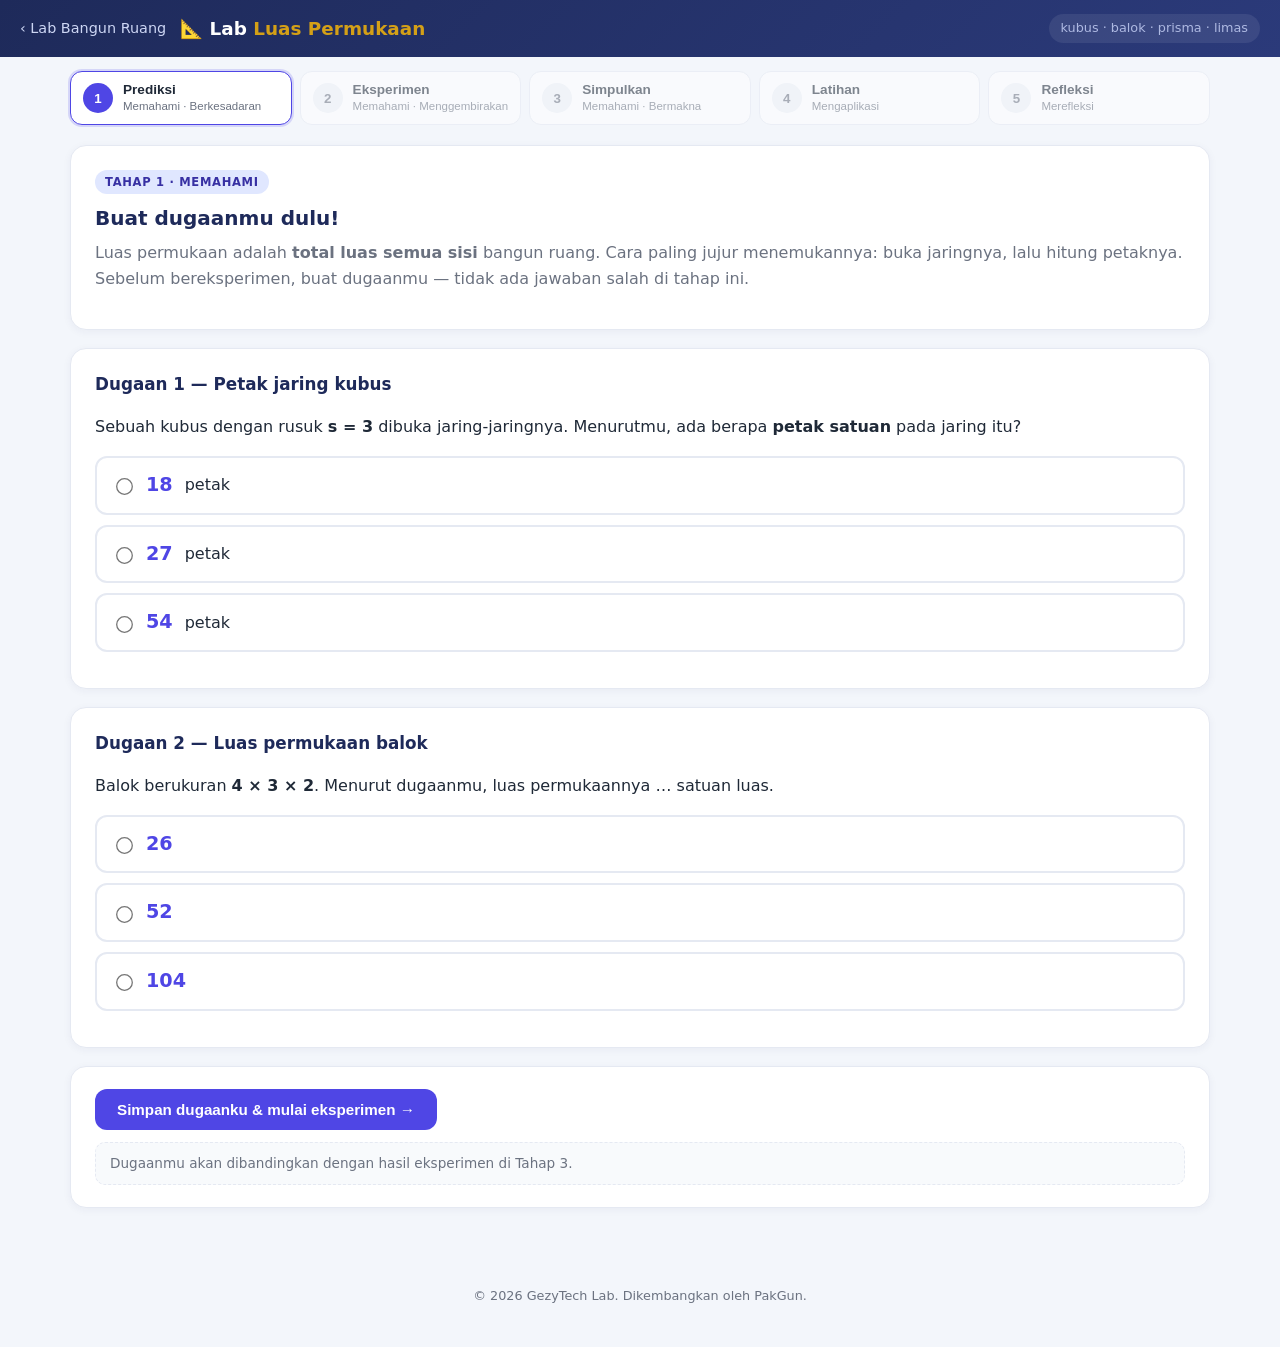
<file: luas-permukaan/index.html>
<!DOCTYPE html>
<html lang="id">
<head>
<meta charset="UTF-8">
<meta name="viewport" content="width=device-width, initial-scale=1.0">
<title>Lab Luas Permukaan — Lab Bangun Ruang</title>
<link rel="stylesheet" href="../assets/lab.css">
<style>
.shape-pills{display:flex;gap:8px;flex-wrap:wrap;margin-bottom:12px}
.steps{margin:10px 0;padding-left:22px}
.steps li{margin:6px 0}
.dim-row{margin:10px 0}
.dim-row p{margin:6px 0 2px}
</style>
</head>
<body>

<header class="topbar">
  <a class="back" href="../index.html">‹ Lab Bangun Ruang</a>
  <div class="brand">📐 Lab <b>Luas Permukaan</b></div>
  <div class="sub">kubus · balok · prisma · limas</div>
</header>

<nav class="stepper" id="stepper">
  <button class="step active" data-t="1"><span class="n">1</span><span class="t">Prediksi<small>Memahami · Berkesadaran</small></span></button>
  <button class="step" data-t="2" disabled><span class="n">2</span><span class="t">Eksperimen<small>Memahami · Menggembirakan</small></span></button>
  <button class="step" data-t="3" disabled><span class="n">3</span><span class="t">Simpulkan<small>Memahami · Bermakna</small></span></button>
  <button class="step" data-t="4" disabled><span class="n">4</span><span class="t">Latihan<small>Mengaplikasi</small></span></button>
  <button class="step" data-t="5" disabled><span class="n">5</span><span class="t">Refleksi<small>Merefleksi</small></span></button>
</nav>

<main>
<!-- ============ TAHAP 1 : PREDIKSI ============ -->
<section class="tahap active" id="tahap1">
  <div class="card">
    <span class="badge understand">Tahap 1 · Memahami</span>
    <h2>Buat dugaanmu dulu!</h2>
    <p class="lead">Luas permukaan adalah <b>total luas semua sisi</b> bangun ruang.
    Cara paling jujur menemukannya: buka jaringnya, lalu hitung petaknya.
    Sebelum bereksperimen, buat dugaanmu — tidak ada jawaban salah di tahap ini.</p>
  </div>
  <div class="card">
    <h3>Dugaan 1 — Petak jaring kubus</h3>
    <p>Sebuah kubus dengan rusuk <b>s = 3</b> dibuka jaring-jaringnya.
    Menurutmu, ada berapa <b>petak satuan</b> pada jaring itu?</p>
    <div class="opts" id="pred1">
      <label class="opt"><input type="radio" name="p1" value="18"><span class="big">18</span> petak</label>
      <label class="opt"><input type="radio" name="p1" value="27"><span class="big">27</span> petak</label>
      <label class="opt"><input type="radio" name="p1" value="54"><span class="big">54</span> petak</label>
    </div>
  </div>
  <div class="card">
    <h3>Dugaan 2 — Luas permukaan balok</h3>
    <p>Balok berukuran <b>4 × 3 × 2</b>. Menurut dugaanmu, luas permukaannya … satuan luas.</p>
    <div class="opts" id="pred2">
      <label class="opt"><input type="radio" name="p2" value="26"><span class="big">26</span></label>
      <label class="opt"><input type="radio" name="p2" value="52"><span class="big">52</span></label>
      <label class="opt"><input type="radio" name="p2" value="104"><span class="big">104</span></label>
    </div>
  </div>
  <div class="card">
    <button class="btn btn-primary" id="btnPrediksi">Simpan dugaanku &amp; mulai eksperimen →</button>
    <div class="hint">Dugaanmu akan dibandingkan dengan hasil eksperimen di Tahap 3.</div>
  </div>
</section>

<!-- ============ TAHAP 2 : EKSPERIMEN ============ -->
<section class="tahap" id="tahap2">
  <div class="card">
    <span class="badge understand">Tahap 2 · Memahami</span>
    <h2>Eksperimen Luas Permukaan</h2>
    <p class="lead">Dua eksperimen menantimu. Seret kanvas 3D untuk memutar sudut pandang.</p>
    <div class="exp-pills" id="expPills">
      <button class="pill active" data-e="a">A · Hitung petak</button>
      <button class="pill" data-e="b">B · Bangun rumusnya</button>
    </div>
  </div>
  <div class="lab-grid">
    <div class="canvas-wrap">
      <div class="canvas-tag" id="canvasTag">Hitung petak</div>
      <canvas id="c3d"></canvas>
      <div class="canvas-hint">seret untuk memutar · cubit/scroll untuk zoom</div>
    </div>
    <div>
      <div class="card" id="panelA">
        <h3>A · Hitung petak satuan <span class="score-chip" id="chipA">belum selesai</span></h3>
        <div class="shape-pills" id="dimPills">
          <button class="pill active" data-k="kubus">Kubus</button>
          <button class="pill" data-k="balok">Balok</button>
        </div>
        <div id="dimKubus" class="dim-row">
          <p>Rusuk kubus (s): <b id="sVal">3</b></p>
          <input type="range" id="rgS" min="1" max="4" value="3">
        </div>
        <div id="dimBalok" class="dim-row" style="display:none">
          <p>Panjang (p): <b id="pVal">4</b></p>
          <input type="range" id="rgP" min="1" max="5" value="4">
          <p>Lebar (l): <b id="lVal">3</b></p>
          <input type="range" id="rgL" min="1" max="5" value="3">
          <p>Tinggi (t): <b id="tVal">2</b></p>
          <input type="range" id="rgT" min="1" max="5" value="2">
        </div>
        <p>Jaring datar di kanvas sudah <b>berpetak satuan</b>. Hitung semua petaknya, lalu tulis jawabanmu:</p>
        <div class="btn-row" style="align-items:center">
          <input type="number" id="ansA" placeholder="jumlah petak" min="1">
          <button class="btn btn-primary" id="btnCheckA">Cek</button>
        </div>
        <div class="eval" id="evalA" style="display:none"><strong id="evalAT"></strong> <span id="evalAX"></span></div>
      </div>
      <div class="card" id="panelB" style="display:none">
        <h3>B · Bangun rumusnya <span class="score-chip" id="chipB">dilihat 0 / 4</span></h3>
        <div class="shape-pills" id="shapePills">
          <button class="pill active" data-k="kubus">Kubus</button>
          <button class="pill" data-k="balok">Balok</button>
          <button class="pill" data-k="prisma">Prisma</button>
          <button class="pill" data-k="limas">Limas</button>
        </div>
        <div id="formulaCard"></div>
      </div>
      <div class="card">
        <button class="btn btn-primary" id="btnExpDone" disabled>Lanjut ke Simpulan →</button>
        <div class="hint" id="expHint">Selesaikan kedua eksperimen (A: jawab benar 1×, B: lihat keempat bangun) untuk membuka Tahap 3.</div>
      </div>
    </div>
  </div>
</section>

<!-- ============ TAHAP 3 : SIMPULKAN ============ -->
<section class="tahap" id="tahap3">
  <div class="card">
    <span class="badge understand">Tahap 3 · Memahami</span>
    <h2>Dugaanmu vs Kenyataan</h2>
    <div id="vsBox"></div>
  </div>
  <div class="card">
    <h3>📐 Konsep yang kita temukan</h3>
    <div class="formula">Luas permukaan = <span class="gold">luas jaring-jaringnya</span></div>
    <div class="kv"><span>Kubus: 6 sisi kongruen</span><b>L = 6 × s²</b></div>
    <div class="kv"><span>Balok: 3 pasang sisi</span><b>L = 2 × (pl + pt + lt)</b></div>
    <div class="kv"><span>Cara menemukan</span><b>buka jaringnya → hitung luas tiap sisi → jumlahkan</b></div>
  </div>
  <div class="card">
    <h3>🧠 Cek pemahaman cepat</h3>
    <div class="quiz-q">
      <p><b>1.</b> “Luas permukaan suatu bangun ruang sama dengan luas jaring-jaringnya.”</p>
      <div class="opts"><label class="opt"><input type="radio" name="cek1" value="benar"><span class="big">Benar</span></label><label class="opt"><input type="radio" name="cek1" value="salah"><span class="big">Salah</span></label></div>
      <div class="fb" id="fb-cek1"></div>
    </div>
    <div class="quiz-q">
      <p><b>2.</b> Kubus dengan rusuk s = 2 memiliki luas permukaan … satuan luas.</p>
      <div class="opts"><label class="opt"><input type="radio" name="cek2" value="8"><span class="big">8</span></label><label class="opt"><input type="radio" name="cek2" value="12"><span class="big">12</span></label><label class="opt"><input type="radio" name="cek2" value="24"><span class="big">24</span></label></div>
      <div class="fb" id="fb-cek2"></div>
    </div>
    <button class="btn btn-primary" id="btnCek">Periksa &amp; lanjut ke Latihan →</button>
  </div>
</section>

<!-- ============ TAHAP 4 : LATIHAN ============ -->
<section class="tahap" id="tahap4">
  <div class="card">
    <span class="badge apply">Tahap 4 · Mengaplikasi</span>
    <h2>Terapkan rumus temuanmu</h2>
    <p class="lead">Gunakan rumus yang kamu bangun di Tahap 2. Nilai: <span class="score-chip" id="scoreChip">0 / 3</span></p>
  </div>
  <div class="quiz-q">
    <p><b>1. Kubus.</b> Sebuah kubus memiliki rusuk s = 5. Luas permukaannya = … satuan luas.</p>
    <input type="number" id="q1" placeholder="jawaban" min="1"> <button class="btn btn-ghost" data-check="1">Cek</button>
    <div class="fb" id="fb-q1"></div>
  </div>
  <div class="quiz-q">
    <p><b>2. Balok.</b> Sebuah balok berukuran 6 × 4 × 3. Luas permukaannya = … satuan luas.</p>
    <input type="number" id="q2" placeholder="jawaban" min="1"> <button class="btn btn-ghost" data-check="2">Cek</button>
    <div class="fb" id="fb-q2"></div>
  </div>
  <div class="quiz-q">
    <p><b>3. Prisma segitiga.</b> Alasnya segitiga siku-siku 3-4-5, panjang prisma 10.
    Luas permukaan = 2×6 + (3+4+5)×10 = …</p>
    <div class="opts">
      <label class="opt"><input type="radio" name="rq3" value="120"><span class="big">120</span></label>
      <label class="opt"><input type="radio" name="rq3" value="132"><span class="big">132</span></label>
      <label class="opt"><input type="radio" name="rq3" value="144"><span class="big">144</span></label>
    </div>
    <button class="btn btn-ghost" data-check="3">Cek</button>
    <div class="fb" id="fb-q3"></div>
  </div>
  <div class="card">
    <button class="btn btn-primary" id="btnLatDone" disabled>Lanjut ke Refleksi →</button>
    <div class="hint">Jawab minimal 2 dari 3 soal dengan benar untuk membuka Tahap 5.</div>
  </div>
</section>

<!-- ============ TAHAP 5 : REFLEKSI ============ -->
<section class="tahap" id="tahap5">
  <div class="card">
    <span class="badge reflect">Tahap 5 · Merefleksi</span>
    <h2>Apa yang berubah dalam pikiranmu?</h2>
    <div id="refleksiVs"></div>
  </div>
  <div class="card">
    <h3>✍️ Simpulan dengan bahasamu sendiri</h3>
    <p>Jelaskan: apa itu luas permukaan, dan bagaimana cara menemukannya?</p>
    <textarea id="refTeks" placeholder="Contoh: Luas permukaan adalah …"></textarea>
  </div>
  <div class="card">
    <h3>💛 Seberapa menggembirakan lab ini?</h3>
    <div class="stars" id="stars"><span data-s="1">★</span><span data-s="2">★</span><span data-s="3">★</span><span data-s="4">★</span><span data-s="5">★</span></div>
    <div class="btn-row"><button class="btn btn-primary" id="btnFinish">Selesaikan lab 🎉</button></div>
  </div>
  <div class="card" id="finishCard" style="display:none">
    <h3>🎓 Lab selesai!</h3>
    <div id="finishSum"></div>
  </div>
</section>
</main>

<footer>© 2026 GezyTech Lab. Dikembangkan oleh PakGun.</footer>

<script src="../assets/vendor/three.min.js"></script>
<script src="../assets/core.js"></script>
<script src="js/app.js"></script>
</body>
</html>
</file>
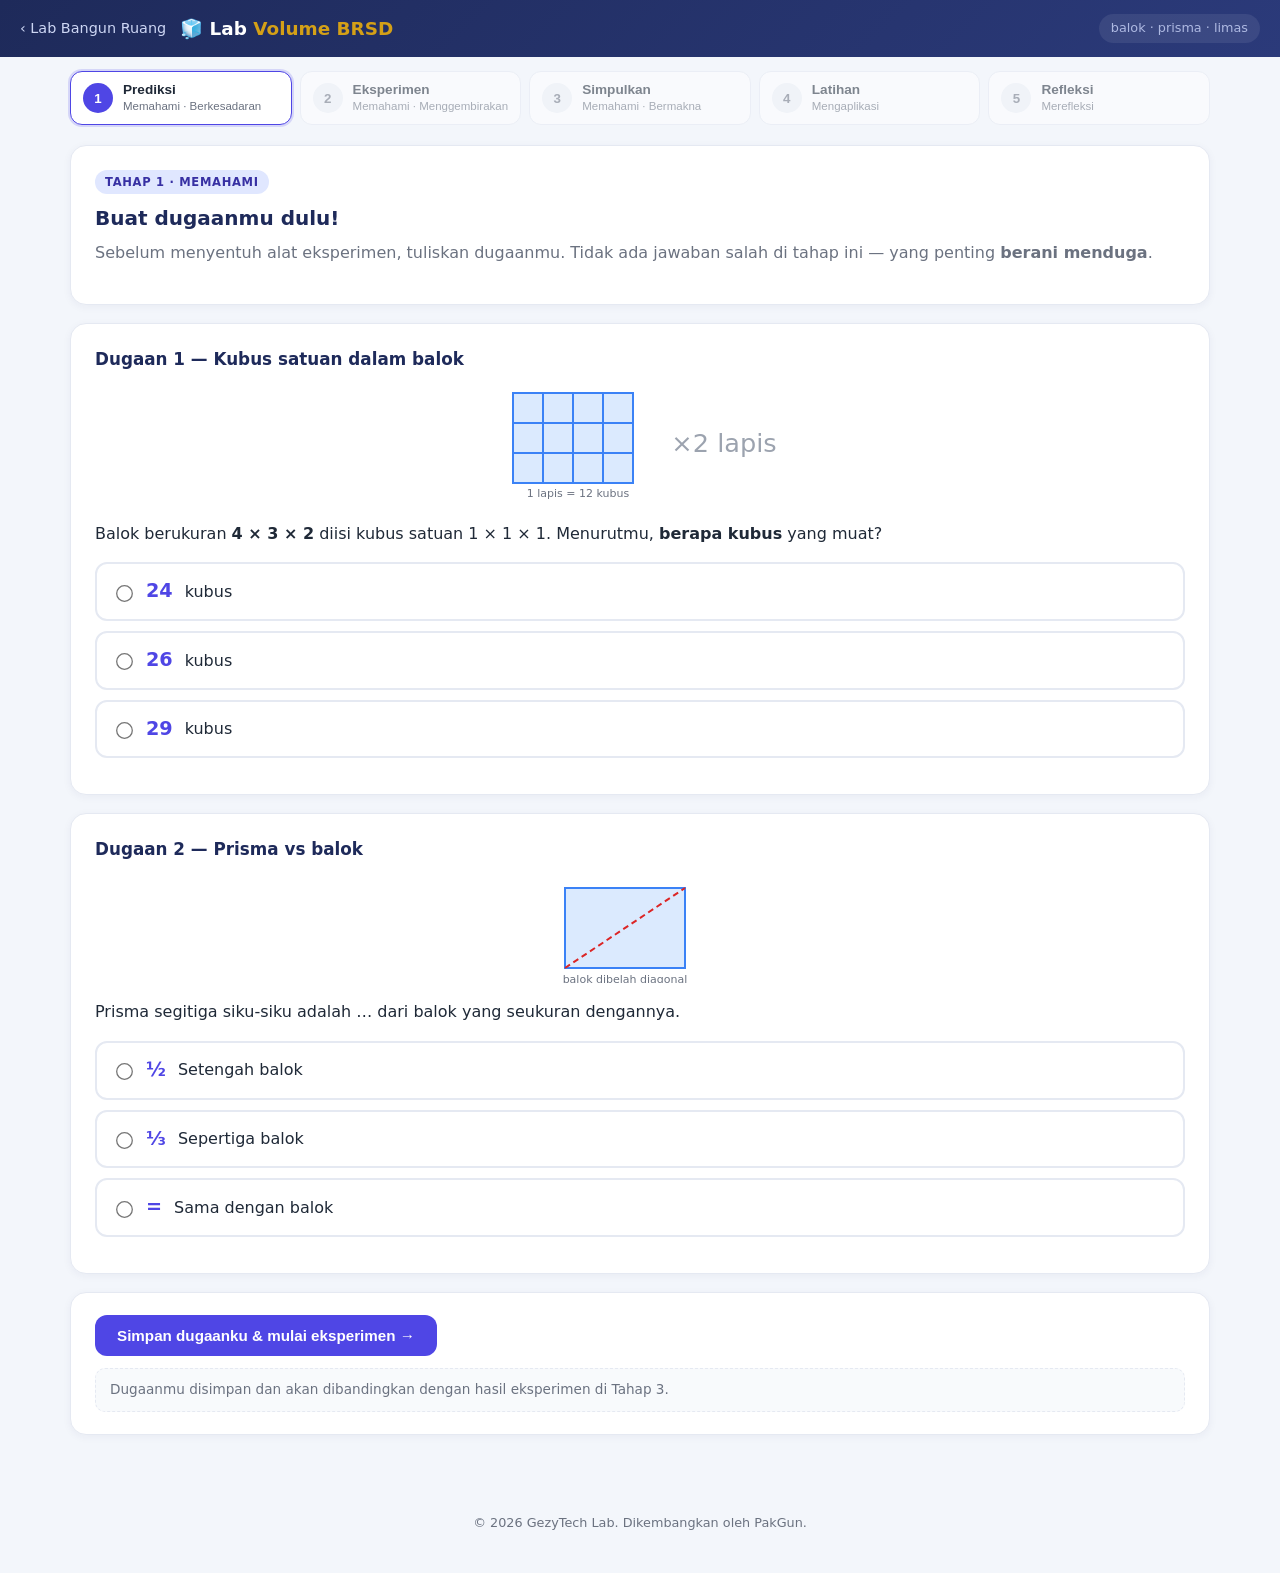
<file: volume-brsd/index.html>
<!DOCTYPE html>
<html lang="id">
<head>
<meta charset="UTF-8">
<meta name="viewport" content="width=device-width, initial-scale=1.0">
<title>Lab Volume BRSD — Lab Bangun Ruang</title>
<link rel="stylesheet" href="../assets/lab.css">
</head>
<body>

<header class="topbar">
  <a class="back" href="../index.html">‹ Lab Bangun Ruang</a>
  <div class="brand">🧊 Lab <b>Volume BRSD</b></div>
  <div class="sub">balok · prisma · limas</div>
</header>

<nav class="stepper" id="stepper">
  <button class="step active" data-t="1"><span class="n">1</span><span class="t">Prediksi<small>Memahami · Berkesadaran</small></span></button>
  <button class="step" data-t="2" disabled><span class="n">2</span><span class="t">Eksperimen<small>Memahami · Menggembirakan</small></span></button>
  <button class="step" data-t="3" disabled><span class="n">3</span><span class="t">Simpulkan<small>Memahami · Bermakna</small></span></button>
  <button class="step" data-t="4" disabled><span class="n">4</span><span class="t">Latihan<small>Mengaplikasi</small></span></button>
  <button class="step" data-t="5" disabled><span class="n">5</span><span class="t">Refleksi<small>Merefleksi</small></span></button>
</nav>

<main>
<!-- ============ TAHAP 1 : PREDIKSI ============ -->
<section class="tahap active" id="tahap1">
  <div class="card">
    <span class="badge understand">Tahap 1 · Memahami</span>
    <h2>Buat dugaanmu dulu!</h2>
    <p class="lead">Sebelum menyentuh alat eksperimen, tuliskan dugaanmu. Tidak ada jawaban salah di tahap ini —
    yang penting <b>berani menduga</b>.</p>
  </div>

  <div class="card">
    <h3>Dugaan 1 — Kubus satuan dalam balok</h3>
    <div class="diagram">
      <svg width="150" height="122" viewBox="0 0 150 122">
        <g fill="#dbeafe" stroke="#3b82f6" stroke-width="2">
          <rect x="10" y="10" width="30" height="30"/><rect x="40" y="10" width="30" height="30"/><rect x="70" y="10" width="30" height="30"/><rect x="100" y="10" width="30" height="30"/>
          <rect x="10" y="40" width="30" height="30"/><rect x="40" y="40" width="30" height="30"/><rect x="70" y="40" width="30" height="30"/><rect x="100" y="40" width="30" height="30"/>
          <rect x="10" y="70" width="30" height="30"/><rect x="40" y="70" width="30" height="30"/><rect x="70" y="70" width="30" height="30"/><rect x="100" y="70" width="30" height="30"/>
        </g>
        <text x="75" y="114" text-anchor="middle" font-size="11" fill="#6b7280">1 lapis = 12 kubus</text>
      </svg>
      <div style="font-size:1.6rem;color:#9ca3af">×2 lapis</div>
    </div>
    <p>Balok berukuran <b>4 × 3 × 2</b> diisi kubus satuan 1 × 1 × 1. Menurutmu, <b>berapa kubus</b> yang muat?</p>
    <div class="opts" id="pred1">
      <label class="opt"><input type="radio" name="p1" value="24"><span class="big">24</span> kubus</label>
      <label class="opt"><input type="radio" name="p1" value="26"><span class="big">26</span> kubus</label>
      <label class="opt"><input type="radio" name="p1" value="29"><span class="big">29</span> kubus</label>
    </div>
  </div>

  <div class="card">
    <h3>Dugaan 2 — Prisma vs balok</h3>
    <div class="diagram">
      <svg width="170" height="110" viewBox="0 0 170 110">
        <rect x="10" y="15" width="120" height="80" fill="#dbeafe" stroke="#3b82f6" stroke-width="2"/>
        <line x1="10" y1="95" x2="130" y2="15" stroke="#dc2626" stroke-width="2" stroke-dasharray="6,4"/>
        <text x="70" y="110" text-anchor="middle" font-size="11" fill="#6b7280">balok dibelah diagonal</text>
      </svg>
    </div>
    <p>Prisma segitiga siku-siku adalah … dari balok yang seukuran dengannya.</p>
    <div class="opts" id="pred2">
      <label class="opt"><input type="radio" name="p2" value="setengah"><span class="big">½</span> Setengah balok</label>
      <label class="opt"><input type="radio" name="p2" value="sepertiga"><span class="big">⅓</span> Sepertiga balok</label>
      <label class="opt"><input type="radio" name="p2" value="sama"><span class="big">=</span> Sama dengan balok</label>
    </div>
  </div>

  <div class="card">
    <button class="btn btn-primary" id="btnPrediksi">Simpan dugaanku &amp; mulai eksperimen →</button>
    <div class="hint">Dugaanmu disimpan dan akan dibandingkan dengan hasil eksperimen di Tahap 3.</div>
  </div>
</section>

<!-- ============ TAHAP 2 : EKSPERIMEN ============ -->
<section class="tahap" id="tahap2">
  <div class="card">
    <span class="badge understand">Tahap 2 · Memahami</span>
    <h2>Eksperimen 3D</h2>
    <p class="lead">Uji dugaanmu lewat tiga eksperimen. Seret kanvas untuk memutar sudut pandang.</p>
    <div class="exp-pills" id="expPills">
      <button class="pill active" data-e="a">A · Kubus satuan</button>
      <button class="pill" data-e="b">B · Prisma = ½ balok</button>
      <button class="pill" data-e="c">C · Tuang limas → prisma</button>
    </div>
  </div>

  <div class="lab-grid">
    <div class="canvas-wrap">
      <div class="canvas-tag" id="canvasTag">Eksperimen A</div>
      <canvas id="c3d"></canvas>
      <div class="canvas-hint">seret untuk memutar · cubit/scroll untuk zoom</div>
    </div>
    <div>
      <div class="card" id="panelA">
        <h3>A · Berapa kubus satuan mengisi balok?</h3>
        <p>Geser ukuran balok, lalu amati kubus satuannya:</p>
        <div class="kv"><span>Panjang (p)</span><b id="pVal">4</b></div>
        <input type="range" id="rngP" min="1" max="5" value="4">
        <div class="kv"><span>Lebar (l)</span><b id="lVal">3</b></div>
        <input type="range" id="rngL" min="1" max="4" value="3">
        <div class="kv"><span>Tinggi (t)</span><b id="tVal">2</b></div>
        <input type="range" id="rngT" min="1" max="4" value="2">
        <div class="kv"><span>Kubus satuan terisi</span><b id="cubeCount">24</b></div>
        <div class="formula">V = <span class="gold">p × l × t</span><br><span class="gold" id="formulaV">4 × 3 × 2 = 24</span> kubus satuan</div>
        <button class="btn btn-ghost" id="btnADone">Saya paham, lanjut →</button>
      </div>

      <div class="card" id="panelB" style="display:none">
        <h3>B · Prisma segitiga = ½ balok?</h3>
        <p>Balok dibelah bidang diagonal menjadi <b>2 prisma segitiga siku-siku yang kongruen</b>. Geser untuk membelahnya:</p>
        <input type="range" id="rngBelah" min="0" max="100" value="0">
        <div class="kv"><span>Terbelah</span><b id="belahPct">0%</b></div>
        <div class="formula">2 prisma kongruen = 1 balok<br>→ V prisma = <span class="gold">½ × p × l × t</span></div>
        <div class="hint" id="belahNote">Geser sampai ≥ 80% untuk menuntaskan eksperimen ini.</div>
      </div>

      <div class="card" id="panelC" style="display:none">
        <h3>C · Berapa tuangan limas memenuhi prisma?</h3>
        <p>Limas dan prisma beralas &amp; bertinggi <b>sama</b> (alas 4 × 4, t = 6). Tekan <b>Tuang</b> dan amati!</p>
        <button class="btn btn-primary pulse" id="btnPourC">🫗 Tuang limas ke prisma</button>
        <button class="btn btn-ghost" id="btnResetC">Ulangi</button>
        <div class="kv" style="margin-top:12px"><span>Tuangan ke-</span><b id="pourCount">0</b></div>
        <div class="eval" id="evalC"><strong>Evaluasi:</strong> <span id="evalCText">Tekan “Tuang” untuk menuang isi limas yang pertama.</span></div>
      </div>

      <div class="card">
        <button class="btn btn-primary" id="btnExpDone" disabled>Lanjut ke Simpulan →</button>
        <div class="hint" id="expHint">Selesaikan ketiga eksperimen (A: tekan “Saya paham”, B: geser ≥ 80%, C: 3 tuangan sampai penuh) untuk membuka Tahap 3.</div>
      </div>
    </div>
  </div>
</section>

<!-- ============ TAHAP 3 : SIMPULKAN ============ -->
<section class="tahap" id="tahap3">
  <div class="card">
    <span class="badge understand">Tahap 3 · Memahami</span>
    <h2>Dugaanmu vs Kenyataan</h2>
    <div id="vsBox"></div>
  </div>

  <div class="card">
    <h3>📐 Rumus yang kita temukan</h3>
    <div class="formula">Balok: V = <span class="gold">p × l × t</span> &nbsp;·&nbsp; dari menghitung kubus satuan (Eksperimen A)</div>
    <div class="formula">Prisma: 2 prisma = 1 balok → V = <span class="gold">½ × p × l × t</span> = <span class="gold">L<sub>alas</sub> × t</span></div>
    <div class="formula">Limas: 3 tuangan = 1 prisma → V = <span class="gold">⅓ × L<sub>alas</sub> × t</span></div>
    <div class="hint">Perhatikan polanya: prisma itu <b>setengah</b> balok, limas itu <b>sepertiga</b> prisma — semuanya “keluarga balok”.</div>
  </div>

  <div class="card">
    <h3>🧠 Cek pemahaman cepat</h3>
    <div class="quiz-q">
      <p><b>1.</b> Jika panjang balok digandakan (lebar dan tinggi tetap), volumenya menjadi …</p>
      <div class="opts">
        <label class="opt"><input type="radio" name="cek1" value="benar"><span class="big">Benar:</span><span>ikut terganda (2× lipat)</span></label>
        <label class="opt"><input type="radio" name="cek1" value="salah"><span class="big">Salah:</span><span>tetap sama</span></label>
      </div>
      <div class="fb" id="fb-cek1"></div>
    </div>
    <div class="quiz-q">
      <p><b>2.</b> Limas yang alas dan tingginya sama dengan sebuah prisma memiliki volume ⅓ volume prisma tersebut.</p>
      <div class="opts">
        <label class="opt"><input type="radio" name="cek2" value="benar"><span class="big">Benar</span></label>
        <label class="opt"><input type="radio" name="cek2" value="salah"><span class="big">Salah</span></label>
      </div>
      <div class="fb" id="fb-cek2"></div>
    </div>
    <button class="btn btn-primary" id="btnCek">Periksa &amp; lanjut ke Latihan →</button>
  </div>
</section>

<!-- ============ TAHAP 4 : LATIHAN ============ -->
<section class="tahap" id="tahap4">
  <div class="card">
    <span class="badge apply">Tahap 4 · Mengaplikasi</span>
    <h2>Terapkan di dunia nyata</h2>
    <p class="lead">Gunakan rumus temuanmu. Nilai: <span class="score-chip" id="scoreChip">0 / 3</span></p>
  </div>

  <div class="quiz-q">
    <p><b>1. Kotak mainan.</b> Sebuah kotak berbentuk balok berukuran 5 × 4 × 3 (satuan cm).
    Volume kotak = … cm³</p>
    <input type="number" id="q1" placeholder="jawaban"> <button class="btn btn-ghost" data-check="1">Cek</button>
    <div class="fb" id="fb-q1"></div>
  </div>
  <div class="quiz-q">
    <p><b>2. Tenda.</b> Tenda berbentuk prisma segitiga siku-siku. Alas segitiganya 6 × 8 dan panjang tenda 10 (satuan m).
    Volume udara di dalam tenda = … m³</p>
    <input type="number" id="q2" placeholder="jawaban"> <button class="btn btn-ghost" data-check="2">Cek</button>
    <div class="fb" id="fb-q2"></div>
  </div>
  <div class="quiz-q">
    <p><b>3. Piramida mini.</b> Piramida mainan berbentuk limas segiempat dengan alas 6 × 6 dan tinggi 9 (satuan cm).
    Volume piramida = … cm³</p>
    <input type="number" id="q3" placeholder="jawaban"> <button class="btn btn-ghost" data-check="3">Cek</button>
    <div class="fb" id="fb-q3"></div>
  </div>

  <div class="card">
    <button class="btn btn-primary" id="btnLatDone" disabled>Lanjut ke Refleksi →</button>
    <div class="hint">Jawab minimal 2 dari 3 soal dengan benar untuk membuka Tahap 5.</div>
  </div>
</section>

<!-- ============ TAHAP 5 : REFLEKSI ============ -->
<section class="tahap" id="tahap5">
  <div class="card">
    <span class="badge reflect">Tahap 5 · Merefleksi</span>
    <h2>Apa yang berubah dalam pikiranmu?</h2>
    <div id="refleksiVs"></div>
  </div>
  <div class="card">
    <h3>✍️ Simpulan dengan bahasamu sendiri</h3>
    <p>Jelaskan bagaimana cara menemukan volume <b>prisma</b> dan <b>limas</b> dari volume balok:</p>
    <textarea id="refTeks" placeholder="Contoh: Volume prisma adalah setengah balok karena …"></textarea>
  </div>
  <div class="card">
    <h3>💛 Seberapa menggembirakan lab ini?</h3>
    <div class="stars" id="stars"><span data-s="1">★</span><span data-s="2">★</span><span data-s="3">★</span><span data-s="4">★</span><span data-s="5">★</span></div>
    <div class="btn-row"><button class="btn btn-primary" id="btnFinish">Selesaikan lab 🎉</button></div>
  </div>
  <div class="card" id="finishCard" style="display:none">
    <h3>🎓 Lab selesai!</h3>
    <div id="finishSum"></div>
  </div>
</section>
</main>

<footer>© 2026 GezyTech Lab. Dikembangkan oleh PakGun.</footer>

<script src="../assets/vendor/three.min.js"></script>
<script src="../assets/core.js"></script>
<script src="js/app.js"></script>
</body>
</html>
</file>
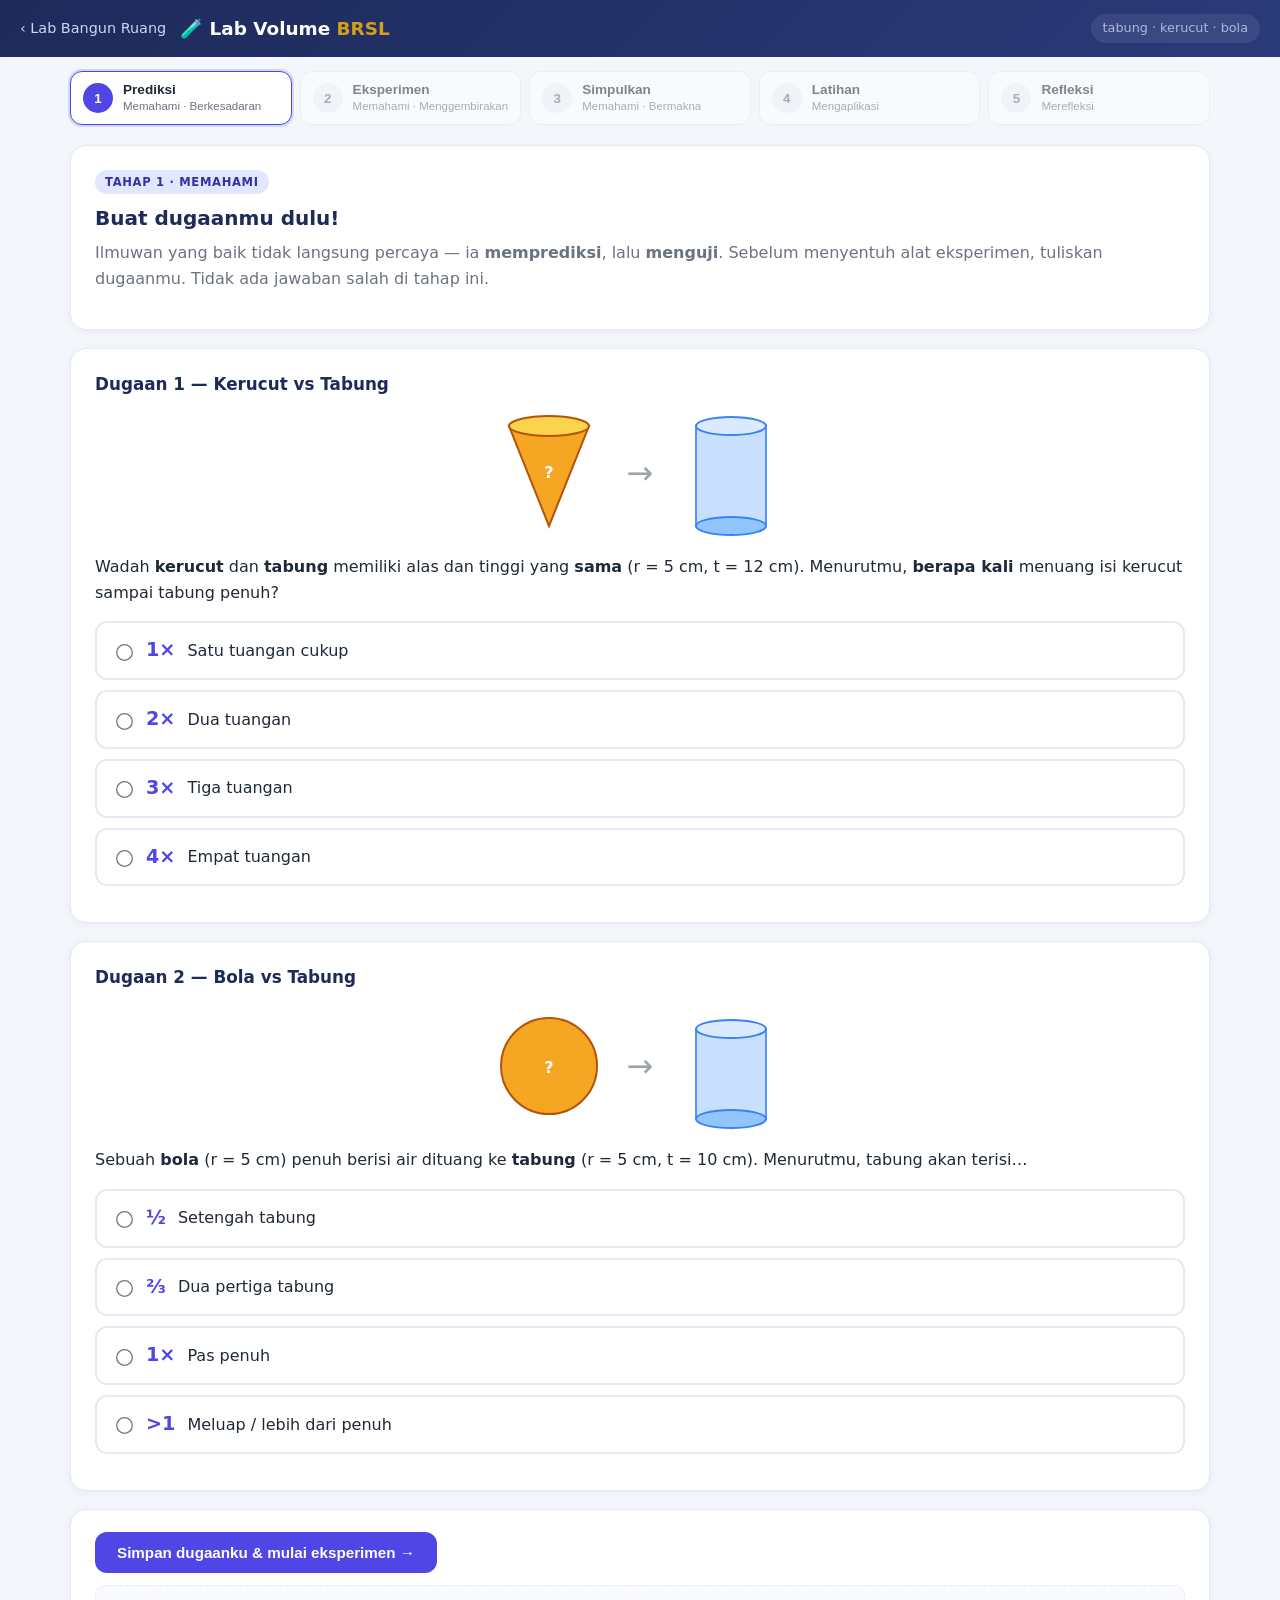
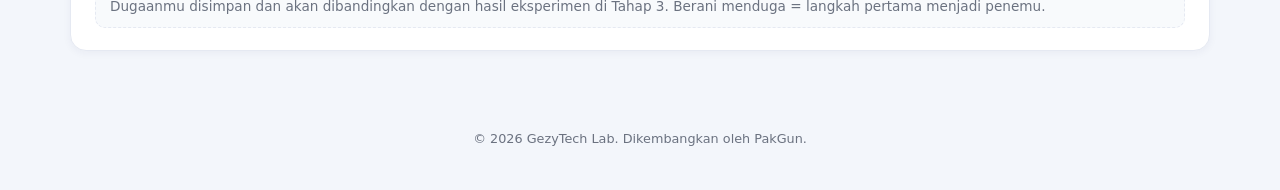
<file: volume-brsl/index.html>
<!DOCTYPE html>
<html lang="id">
<head>
<meta charset="UTF-8">
<meta name="viewport" content="width=device-width, initial-scale=1.0">
<title>Lab Volume BRSL — Lab Bangun Ruang</title>
<link rel="stylesheet" href="css/style.css">
</head>
<body>

<header class="topbar">
  <a class="back" href="../index.html">‹ Lab Bangun Ruang</a>
  <div class="brand">🧪 Lab Volume <b>BRSL</b></div>
  <div class="sub">tabung · kerucut · bola</div>
</header>

<nav class="stepper" id="stepper">
  <button class="step active" data-t="1"><span class="n">1</span><span class="t">Prediksi<small>Memahami · Berkesadaran</small></span></button>
  <button class="step" data-t="2" disabled><span class="n">2</span><span class="t">Eksperimen<small>Memahami · Menggembirakan</small></span></button>
  <button class="step" data-t="3" disabled><span class="n">3</span><span class="t">Simpulkan<small>Memahami · Bermakna</small></span></button>
  <button class="step" data-t="4" disabled><span class="n">4</span><span class="t">Latihan<small>Mengaplikasi</small></span></button>
  <button class="step" data-t="5" disabled><span class="n">5</span><span class="t">Refleksi<small>Merefleksi</small></span></button>
</nav>

<main>
<!-- ============ TAHAP 1 : PREDIKSI ============ -->
<section class="tahap active" id="tahap1">
  <div class="card">
    <span class="badge understand">Tahap 1 · Memahami</span>
    <h2>Buat dugaanmu dulu!</h2>
    <p class="lead">Ilmuwan yang baik tidak langsung percaya — ia <b>memprediksi</b>, lalu <b>menguji</b>.
    Sebelum menyentuh alat eksperimen, tuliskan dugaanmu. Tidak ada jawaban salah di tahap ini.</p>
  </div>

  <div class="card">
    <h3>Dugaan 1 — Kerucut vs Tabung</h3>
    <div class="diagram">
      <svg width="120" height="130" viewBox="0 0 120 130">
        <polygon points="20,18 100,18 60,118" fill="#f5a623" stroke="#b45309" stroke-width="2"/>
        <ellipse cx="60" cy="18" rx="40" ry="10" fill="#fcd34d" stroke="#b45309" stroke-width="2"/>
        <text x="60" y="70" text-anchor="middle" fill="#fff" font-weight="bold">?</text>
      </svg>
      <div style="font-size:2rem;color:#9ca3af">→</div>
      <svg width="120" height="130" viewBox="0 0 120 130">
        <rect x="25" y="18" width="70" height="100" fill="#bfdbfe" stroke="#3b82f6" stroke-width="2" opacity="0.85"/>
        <ellipse cx="60" cy="18" rx="35" ry="9" fill="#dbeafe" stroke="#3b82f6" stroke-width="2"/>
        <ellipse cx="60" cy="118" rx="35" ry="9" fill="#93c5fd" stroke="#3b82f6" stroke-width="2"/>
      </svg>
    </div>
    <p>Wadah <b>kerucut</b> dan <b>tabung</b> memiliki alas dan tinggi yang <b>sama</b> (r = 5 cm, t = 12 cm).
    Menurutmu, <b>berapa kali</b> menuang isi kerucut sampai tabung penuh?</p>
    <div class="opts" id="pred1">
      <label class="opt"><input type="radio" name="p1" value="1"><span class="big">1×</span> Satu tuangan cukup</label>
      <label class="opt"><input type="radio" name="p1" value="2"><span class="big">2×</span> Dua tuangan</label>
      <label class="opt"><input type="radio" name="p1" value="3"><span class="big">3×</span> Tiga tuangan</label>
      <label class="opt"><input type="radio" name="p1" value="4"><span class="big">4×</span> Empat tuangan</label>
    </div>
  </div>

  <div class="card">
    <h3>Dugaan 2 — Bola vs Tabung</h3>
    <div class="diagram">
      <svg width="120" height="130" viewBox="0 0 120 130">
        <circle cx="60" cy="65" r="48" fill="#f5a623" stroke="#b45309" stroke-width="2"/>
        <text x="60" y="72" text-anchor="middle" fill="#fff" font-weight="bold">?</text>
      </svg>
      <div style="font-size:2rem;color:#9ca3af">→</div>
      <svg width="120" height="130" viewBox="0 0 120 130">
        <rect x="25" y="28" width="70" height="90" fill="#bfdbfe" stroke="#3b82f6" stroke-width="2" opacity="0.85"/>
        <ellipse cx="60" cy="28" rx="35" ry="9" fill="#dbeafe" stroke="#3b82f6" stroke-width="2"/>
        <ellipse cx="60" cy="118" rx="35" ry="9" fill="#93c5fd" stroke="#3b82f6" stroke-width="2"/>
      </svg>
    </div>
    <p>Sebuah <b>bola</b> (r = 5 cm) penuh berisi air dituang ke <b>tabung</b> (r = 5 cm, t = 10 cm).
    Menurutmu, tabung akan terisi…</p>
    <div class="opts" id="pred2">
      <label class="opt"><input type="radio" name="p2" value="setengah"><span class="big">½</span> Setengah tabung</label>
      <label class="opt"><input type="radio" name="p2" value="sepertiga"><span class="big">⅔</span> Dua pertiga tabung</label>
      <label class="opt"><input type="radio" name="p2" value="penuh"><span class="big">1×</span> Pas penuh</label>
      <label class="opt"><input type="radio" name="p2" value="lebih"><span class="big">&gt;1</span> Meluap / lebih dari penuh</label>
    </div>
  </div>

  <div class="card">
    <button class="btn btn-primary" id="btnPrediksi">Simpan dugaanku &amp; mulai eksperimen →</button>
    <div class="hint">Dugaanmu disimpan dan akan dibandingkan dengan hasil eksperimen di Tahap 3. Berani menduga = langkah pertama menjadi penemu.</div>
  </div>
</section>

<!-- ============ TAHAP 2 : EKSPERIMEN ============ -->
<section class="tahap" id="tahap2">
  <div class="card">
    <span class="badge understand">Tahap 2 · Memahami</span>
    <h2>Eksperimen 3D</h2>
    <p class="lead">Uji dugaanmu lewat tiga eksperimen. Seret kanvas untuk memutar sudut pandang.</p>
    <div class="exp-pills" id="expPills">
      <button class="pill active" data-e="a">A · Tabung = tumpukan lingkaran</button>
      <button class="pill" data-e="b">B · Tuang kerucut → tabung</button>
      <button class="pill" data-e="c">C · Tuang bola → tabung</button>
    </div>
  </div>

  <div class="lab-grid">
    <div class="canvas-wrap">
      <div class="canvas-tag" id="canvasTag">Eksperimen A</div>
      <canvas id="c3d"></canvas>
      <div class="canvas-hint">seret untuk memutar · cubit/scroll untuk zoom</div>
    </div>
    <div>
      <div class="card" id="panelA">
        <h3>A · Mengapa volume tabung = πr²t?</h3>
        <p>Bayangkan tabung sebagai <b>tumpukan keping lingkaran</b> tipis (seperti tumpukan koin).
        Geser untuk menambah keping:</p>
        <input type="range" id="coinRange" min="1" max="12" value="4">
        <div class="kv"><span>Jumlah keping</span><b id="coinN">4</b></div>
        <div class="kv"><span>Tinggi tumpukan</span><b id="coinH">4 satuan</b></div>
        <div class="formula">V = <span class="gold">luas alas</span> × tinggi = <span class="gold">πr² × t</span></div>
        <button class="btn btn-ghost" id="btnADone">Saya paham, lanjut →</button>
      </div>

      <div class="card" id="panelB" style="display:none">
        <h3>B · Berapa tuangan kerucut memenuhi tabung?</h3>
        <p>Alas sama (r = 5 cm), tinggi sama (t = 12 cm). Tekan <b>Tuang</b> dan amati!</p>
        <button class="btn btn-primary pulse" id="btnPour">🫗 Tuang kerucut ke tabung</button>
        <button class="btn btn-ghost" id="btnResetB">Ulangi</button>
        <div class="kv" style="margin-top:12px"><span>Tuangan ke-</span><b id="pourCount">0</b></div>
        <div class="eval" id="evalB"><strong>Evaluasi prediksi:</strong> <span id="evalBText">Tekan “Tuang” untuk menuang isi kerucut yang pertama.</span></div>
      </div>

      <div class="card" id="panelC" style="display:none">
        <h3>C · Bola vs tabung (t = 2r)</h3>
        <p>Bola r = 5 cm dituang ke tabung r = 5 cm, t = 10 cm. Perhatikan garis ukur emas (⅔)!</p>
        <button class="btn btn-primary pulse" id="btnPourC">🫗 Tuang bola ke tabung</button>
        <button class="btn btn-ghost" id="btnResetC">Ulangi</button>
        <div class="eval" id="evalC" style="margin-top:14px"><strong>Evaluasi prediksi:</strong> <span id="evalCText">Tekan “Tuang” untuk menuang isi bola.</span></div>
      </div>

      <div class="card">
        <button class="btn btn-primary" id="btnExpDone" disabled>Lanjut ke Simpulan →</button>
        <div class="hint" id="expHint">Selesaikan ketiga eksperimen (A, B sampai penuh, C) untuk membuka Tahap 3.</div>
      </div>
    </div>
  </div>
</section>

<!-- ============ TAHAP 3 : SIMPULKAN ============ -->
<section class="tahap" id="tahap3">
  <div class="card">
    <span class="badge understand">Tahap 3 · Memahami</span>
    <h2>Dugaanmu vs Kenyataan</h2>
    <div id="vsBox"></div>
  </div>

  <div class="card">
    <h3>📐 Rumus yang kita temukan</h3>
    <div class="formula">Tabung: V = <span class="gold">πr²t</span> &nbsp;·&nbsp; dari tumpukan lingkaran (Eksperimen A)</div>
    <div class="formula">Kerucut: 3 tuangan = 1 tabung → V = <span class="gold">⅓πr²t</span></div>
    <div class="formula">Bola: mengisi ⅔ tabung (t = 2r) → V = ⅔ × πr² × 2r = <span class="gold">⁴⁄₃πr³</span></div>
    <div class="hint">Perhatikan polanya: kerucut itu <b>sepertiga</b> tabung, bola itu <b>dua pertiga</b> tabung — keduanya “keluarga tabung”.</div>
  </div>

  <div class="card">
    <h3>🧠 Cek pemahaman cepat</h3>
    <div class="quiz-q">
      <p><b>1.</b> Jika jari-jari tabung dijadikan <b>2 kali lipat</b> (tinggi tetap), volumenya menjadi …</p>
      <div class="opts" data-q="cek1">
        <label class="opt"><input type="radio" name="cek1" value="2"><span class="big">2×</span></label>
        <label class="opt"><input type="radio" name="cek1" value="4"><span class="big">4×</span></label>
        <label class="opt"><input type="radio" name="cek1" value="8"><span class="big">8×</span></label>
      </div>
      <div class="fb" id="fb-cek1"></div>
    </div>
    <div class="quiz-q">
      <p><b>2.</b> Kerucut dan tabung berukuran sama. Volume kerucut = … volume tabung.</p>
      <div class="opts" data-q="cek2">
        <label class="opt"><input type="radio" name="cek2" value="3"><span class="big">3×</span></label>
        <label class="opt"><input type="radio" name="cek2" value="1"><span class="big">sama</span></label>
        <label class="opt"><input type="radio" name="cek2" value="1/3"><span class="big">⅓</span></label>
      </div>
      <div class="fb" id="fb-cek2"></div>
    </div>
    <button class="btn btn-primary" id="btnCek">Periksa &amp; lanjut ke Latihan →</button>
  </div>
</section>

<!-- ============ TAHAP 4 : LATIHAN ============ -->
<section class="tahap" id="tahap4">
  <div class="card">
    <span class="badge apply">Tahap 4 · Mengaplikasi</span>
    <h2>Terapkan di dunia nyata</h2>
    <p class="lead">Gunakan rumus temuanmu untuk menyelesaikan masalah berikut. Nilai: <span class="score-chip" id="scoreChip">0 / 3</span></p>
  </div>

  <div class="quiz-q">
    <p><b>1. Drum air.</b> Sebuah drum berbentuk tabung dengan r = 7 cm dan t = 10 cm.
    Volume drum = … cm³ <span class="hint" style="display:inline">(π = 22/7)</span></p>
    <input type="number" id="q1" placeholder="jawaban"> <button class="btn btn-ghost" data-check="1">Cek</button>
    <div class="fb" id="fb-q1"></div>
  </div>
  <div class="quiz-q">
    <p><b>2. Topi ulang tahun.</b> Topi berbentuk kerucut dengan r = 7 cm dan t = 12 cm.
    Volume topi = … cm³ <span class="hint" style="display:inline">(π = 22/7)</span></p>
    <input type="number" id="q2" placeholder="jawaban"> <button class="btn btn-ghost" data-check="2">Cek</button>
    <div class="fb" id="fb-q2"></div>
  </div>
  <div class="quiz-q">
    <p><b>3. Bola plastik.</b> Sebuah bola berongga berjari-jari 6 cm.
    Volume udara di dalamnya = … cm³ <span class="hint" style="display:inline">(π = 3,14)</span></p>
    <input type="number" id="q3" placeholder="jawaban" step="0.01"> <button class="btn btn-ghost" data-check="3">Cek</button>
    <div class="fb" id="fb-q3"></div>
  </div>

  <div class="card">
    <button class="btn btn-primary" id="btnLatDone" disabled>Lanjut ke Refleksi →</button>
    <div class="hint">Jawab minimal 2 dari 3 soal dengan benar untuk membuka Tahap 5.</div>
  </div>
</section>

<!-- ============ TAHAP 5 : REFLEKSI ============ -->
<section class="tahap" id="tahap5">
  <div class="card">
    <span class="badge reflect">Tahap 5 · Merefleksi</span>
    <h2>Apa yang berubah dalam pikiranmu?</h2>
    <div id="refleksiVs"></div>
  </div>
  <div class="card">
    <h3>✍️ Simpulan dengan bahasamu sendiri</h3>
    <p>Jelaskan bagaimana cara menemukan volume <b>kerucut</b> dan <b>bola</b> dari volume tabung:</p>
    <textarea id="refTeks" placeholder="Contoh: Volume kerucut adalah sepertiga tabung karena …"></textarea>
  </div>
  <div class="card">
    <h3>💛 Seberapa menggembirakan lab ini?</h3>
    <div class="stars" id="stars"><span data-s="1">★</span><span data-s="2">★</span><span data-s="3">★</span><span data-s="4">★</span><span data-s="5">★</span></div>
    <div class="btn-row"><button class="btn btn-primary" id="btnFinish">Selesaikan lab 🎉</button></div>
  </div>
  <div class="card" id="finishCard" style="display:none">
    <h3>🎓 Lab selesai!</h3>
    <div id="finishSum"></div>
  </div>
</section>
</main>

<footer>© 2026 GezyTech Lab. Dikembangkan oleh PakGun.</footer>

<script src="vendor/three.min.js"></script>
<script src="js/app.js"></script>
</body>
</html>
</file>
<file: assets/lab.css>
:root{
  --navy:#1e2a5a; --indigo:#4f46e5; --indigo-d:#4338ca;
  --gold:#d4a017; --teal:#0d9488;
  --bg:#f3f6fb; --card:#ffffff; --ink:#1f2937; --muted:#6b7280;
  --line:#e5e9f2; --ok:#16a34a; --warn:#d97706; --bad:#dc2626;
  --radius:16px;
}
*{box-sizing:border-box}
html,body{margin:0;padding:0}
body{
  font-family:"Segoe UI",system-ui,-apple-system,Roboto,"Helvetica Neue",Arial,sans-serif;
  background:var(--bg); color:var(--ink); line-height:1.6;
}
.topbar{
  background:linear-gradient(135deg,var(--navy),#2b3a7a);
  color:#fff; padding:14px 20px; display:flex; align-items:center; gap:14px;
  position:sticky; top:0; z-index:50;
}
.topbar .back{color:#cdd6f4; text-decoration:none; font-size:.9rem; white-space:nowrap}
.topbar .back:hover{color:#fff}
.topbar .brand{font-size:1.15rem; font-weight:700}
.topbar .brand b{color:var(--gold)}
.topbar .sub{margin-left:auto; font-size:.8rem; color:#aeb9e2; background:rgba(255,255,255,.08);
  padding:4px 12px; border-radius:999px}
.stepper{
  display:flex; gap:8px; padding:14px 20px; max-width:1180px; margin:0 auto;
  overflow-x:auto;
}
.step{
  flex:1; min-width:150px; border:1px solid var(--line); background:var(--card);
  border-radius:12px; padding:10px 12px; cursor:pointer; text-align:left;
  display:flex; gap:10px; align-items:center; transition:.2s; color:var(--ink);
}
.step .n{width:30px;height:30px;border-radius:50%;background:#eef1f7;color:var(--muted);
  display:flex;align-items:center;justify-content:center;font-weight:700;flex:none}
.step .t{font-size:.85rem; font-weight:600; line-height:1.25}
.step .t small{display:block;font-weight:400;color:var(--muted);font-size:.72rem}
.step.active{border-color:var(--indigo); box-shadow:0 0 0 2px rgba(79,70,229,.18)}
.step.active .n{background:var(--indigo); color:#fff}
.step.done .n{background:var(--ok); color:#fff}
.step:disabled{opacity:.55; cursor:not-allowed}
main{max-width:1180px; margin:0 auto; padding:6px 20px 60px}
.tahap{display:none; animation:fade .3s ease}
.tahap.active{display:block}
@keyframes fade{from{opacity:0; transform:translateY(6px)} to{opacity:1; transform:none}}
.card{background:var(--card); border:1px solid var(--line); border-radius:var(--radius);
  padding:22px 24px; margin-bottom:18px; box-shadow:0 2px 8px rgba(30,42,90,.05)}
.card h2{margin:0 0 6px; font-size:1.25rem; color:var(--navy)}
.card h3{margin:0 0 8px; font-size:1.05rem; color:var(--navy)}
.card p.lead{color:var(--muted); margin-top:0}
.badge{display:inline-block; font-size:.72rem; font-weight:700; letter-spacing:.06em;
  padding:3px 10px; border-radius:999px; margin-bottom:8px; text-transform:uppercase}
.badge.understand{background:#e0e7ff; color:#3730a3}
.badge.apply{background:#d1fae5; color:#065f46}
.badge.reflect{background:#fef3c7; color:#92400e}
.btn{display:inline-block; border:none; cursor:pointer; font-weight:700; font-size:.95rem;
  padding:12px 22px; border-radius:12px; transition:.15s; text-decoration:none}
.btn-primary{background:var(--indigo); color:#fff}
.btn-primary:hover{background:var(--indigo-d)}
.btn-primary:disabled{background:#a5b4fc; cursor:not-allowed}
.btn-ghost{background:#eef1f7; color:var(--navy)}
.btn-row{display:flex; gap:10px; flex-wrap:wrap; margin-top:14px}
.opts{display:grid; gap:10px; margin:14px 0}
.opt{display:flex; gap:12px; align-items:center; border:2px solid var(--line);
  border-radius:12px; padding:12px 16px; cursor:pointer; transition:.15s; background:#fff}
.opt:hover{border-color:#c7d2fe}
.opt input{transform:scale(1.3); accent-color:var(--indigo)}
.opt.sel{border-color:var(--indigo); background:#eef2ff}
.opt .big{font-size:1.2rem; font-weight:800; color:var(--indigo)}
.hint{font-size:.85rem; color:var(--muted); background:#f8fafc; border:1px dashed var(--line);
  border-radius:10px; padding:10px 14px; margin-top:12px}
.formula{background:#1e2a5a; color:#fff; border-radius:12px; padding:14px 18px;
  font-size:1.05rem; margin:12px 0; text-align:center}
.formula .gold{color:var(--gold); font-weight:800}
.lab-grid{display:grid; grid-template-columns:1.5fr 1fr; gap:18px; align-items:start}
@media(max-width:900px){.lab-grid{grid-template-columns:1fr}}
.canvas-wrap{position:relative; background:linear-gradient(#eef3fa,#e2e9f5);
  border:1px solid var(--line); border-radius:var(--radius); overflow:hidden; min-height:420px}
.canvas-wrap canvas{display:block; width:100%; height:480px; touch-action:none; cursor:grab}
.canvas-tag{position:absolute; top:12px; left:12px; background:rgba(30,42,90,.85); color:#fff;
  font-size:.75rem; padding:5px 12px; border-radius:999px}
.canvas-hint{position:absolute; bottom:10px; right:12px; font-size:.72rem; color:var(--muted);
  background:rgba(255,255,255,.8); padding:3px 10px; border-radius:999px}
.exp-pills{display:flex; gap:8px; flex-wrap:wrap; margin-bottom:14px}
.pill{border:2px solid var(--line); background:#fff; border-radius:999px; padding:8px 16px;
  font-weight:700; font-size:.85rem; cursor:pointer; color:var(--ink)}
.pill.active{background:var(--navy); color:#fff; border-color:var(--navy)}
.eval{background:#eef2ff; border:1px solid #c7d2fe; border-radius:12px; padding:14px 16px; margin-top:14px}
.eval strong{color:var(--indigo)}
.eval.ok{background:#ecfdf5; border-color:#6ee7b7}
.eval.ok strong{color:var(--ok)}
.kv{display:flex; justify-content:space-between; padding:6px 0; border-bottom:1px dashed var(--line); font-size:.92rem}
.kv:last-child{border-bottom:none}
input[type=range]{width:100%; accent-color:var(--indigo)}
textarea{width:100%; min-height:110px; border:2px solid var(--line); border-radius:12px;
  padding:12px 14px; font:inherit; resize:vertical}
textarea:focus{outline:none; border-color:var(--indigo)}
input[type=text],input[type=number]{border:2px solid var(--line); border-radius:10px;
  padding:10px 14px; font:inherit; width:220px; max-width:100%}
input[type=text]:focus,input[type=number]:focus{outline:none; border-color:var(--indigo)}
.quiz-q{border:1px solid var(--line); border-radius:12px; padding:16px 18px; margin-bottom:14px; background:#fff}
.quiz-q .fb{margin-top:10px; font-weight:600; display:none}
.quiz-q .fb.show{display:block}
.quiz-q .fb.ok{color:var(--ok)} .quiz-q .fb.no{color:var(--bad)}
.stars{display:flex; gap:6px; font-size:2rem; cursor:pointer}
.stars span{color:#d1d5db; transition:.15s}
.stars span.on{color:var(--gold)}
.score-chip{display:inline-block; background:var(--navy); color:#fff; font-weight:800;
  padding:6px 16px; border-radius:999px}
.diagram{display:flex; gap:18px; align-items:center; justify-content:center; flex-wrap:wrap; margin:10px 0}
footer{max-width:1180px; margin:0 auto; padding:0 20px 40px; color:var(--muted); font-size:.8rem; text-align:center}
.pulse{animation:pulse 1.6s infinite}
@keyframes pulse{0%,100%{box-shadow:0 0 0 0 rgba(79,70,229,.35)}50%{box-shadow:0 0 0 10px rgba(79,70,229,0)}}
</file>
<file: volume-brsl/css/style.css>
:root{
  --navy:#1e2a5a; --indigo:#4f46e5; --indigo-d:#4338ca;
  --gold:#d4a017; --teal:#0d9488;
  --bg:#f3f6fb; --card:#ffffff; --ink:#1f2937; --muted:#6b7280;
  --line:#e5e9f2; --ok:#16a34a; --warn:#d97706; --bad:#dc2626;
  --radius:16px;
}
*{box-sizing:border-box}
html,body{margin:0;padding:0}
body{
  font-family:"Segoe UI",system-ui,-apple-system,Roboto,"Helvetica Neue",Arial,sans-serif;
  background:var(--bg); color:var(--ink); line-height:1.6;
}
.topbar{
  background:linear-gradient(135deg,var(--navy),#2b3a7a);
  color:#fff; padding:14px 20px; display:flex; align-items:center; gap:14px;
  position:sticky; top:0; z-index:50;
}
.topbar .back{color:#cdd6f4; text-decoration:none; font-size:.9rem; white-space:nowrap}
.topbar .back:hover{color:#fff}
.topbar .brand{font-size:1.15rem; font-weight:700}
.topbar .brand b{color:var(--gold)}
.topbar .sub{margin-left:auto; font-size:.8rem; color:#aeb9e2; background:rgba(255,255,255,.08);
  padding:4px 12px; border-radius:999px}
.stepper{
  display:flex; gap:8px; padding:14px 20px; max-width:1180px; margin:0 auto;
  overflow-x:auto;
}
.step{
  flex:1; min-width:150px; border:1px solid var(--line); background:var(--card);
  border-radius:12px; padding:10px 12px; cursor:pointer; text-align:left;
  display:flex; gap:10px; align-items:center; transition:.2s; color:var(--ink);
}
.step .n{width:30px;height:30px;border-radius:50%;background:#eef1f7;color:var(--muted);
  display:flex;align-items:center;justify-content:center;font-weight:700;flex:none}
.step .t{font-size:.85rem; font-weight:600; line-height:1.25}
.step .t small{display:block;font-weight:400;color:var(--muted);font-size:.72rem}
.step.active{border-color:var(--indigo); box-shadow:0 0 0 2px rgba(79,70,229,.18)}
.step.active .n{background:var(--indigo); color:#fff}
.step.done .n{background:var(--ok); color:#fff}
.step:disabled{opacity:.55; cursor:not-allowed}
main{max-width:1180px; margin:0 auto; padding:6px 20px 60px}
.tahap{display:none; animation:fade .3s ease}
.tahap.active{display:block}
@keyframes fade{from{opacity:0; transform:translateY(6px)} to{opacity:1; transform:none}}
.card{background:var(--card); border:1px solid var(--line); border-radius:var(--radius);
  padding:22px 24px; margin-bottom:18px; box-shadow:0 2px 8px rgba(30,42,90,.05)}
.card h2{margin:0 0 6px; font-size:1.25rem; color:var(--navy)}
.card h3{margin:0 0 8px; font-size:1.05rem; color:var(--navy)}
.card p.lead{color:var(--muted); margin-top:0}
.badge{display:inline-block; font-size:.72rem; font-weight:700; letter-spacing:.06em;
  padding:3px 10px; border-radius:999px; margin-bottom:8px; text-transform:uppercase}
.badge.understand{background:#e0e7ff; color:#3730a3}
.badge.apply{background:#d1fae5; color:#065f46}
.badge.reflect{background:#fef3c7; color:#92400e}
.btn{display:inline-block; border:none; cursor:pointer; font-weight:700; font-size:.95rem;
  padding:12px 22px; border-radius:12px; transition:.15s; text-decoration:none}
.btn-primary{background:var(--indigo); color:#fff}
.btn-primary:hover{background:var(--indigo-d)}
.btn-primary:disabled{background:#a5b4fc; cursor:not-allowed}
.btn-ghost{background:#eef1f7; color:var(--navy)}
.btn-row{display:flex; gap:10px; flex-wrap:wrap; margin-top:14px}
.opts{display:grid; gap:10px; margin:14px 0}
.opt{display:flex; gap:12px; align-items:center; border:2px solid var(--line);
  border-radius:12px; padding:12px 16px; cursor:pointer; transition:.15s; background:#fff}
.opt:hover{border-color:#c7d2fe}
.opt input{transform:scale(1.3); accent-color:var(--indigo)}
.opt.sel{border-color:var(--indigo); background:#eef2ff}
.opt .big{font-size:1.2rem; font-weight:800; color:var(--indigo)}
.hint{font-size:.85rem; color:var(--muted); background:#f8fafc; border:1px dashed var(--line);
  border-radius:10px; padding:10px 14px; margin-top:12px}
.formula{background:#1e2a5a; color:#fff; border-radius:12px; padding:14px 18px;
  font-size:1.05rem; margin:12px 0; text-align:center}
.formula .gold{color:var(--gold); font-weight:800}
.lab-grid{display:grid; grid-template-columns:1.5fr 1fr; gap:18px; align-items:start}
@media(max-width:900px){.lab-grid{grid-template-columns:1fr}}
.canvas-wrap{position:relative; background:linear-gradient(#eef3fa,#e2e9f5);
  border:1px solid var(--line); border-radius:var(--radius); overflow:hidden; min-height:420px}
.canvas-wrap canvas{display:block; width:100%; height:480px; touch-action:none; cursor:grab}
.canvas-tag{position:absolute; top:12px; left:12px; background:rgba(30,42,90,.85); color:#fff;
  font-size:.75rem; padding:5px 12px; border-radius:999px}
.canvas-hint{position:absolute; bottom:10px; right:12px; font-size:.72rem; color:var(--muted);
  background:rgba(255,255,255,.8); padding:3px 10px; border-radius:999px}
.exp-pills{display:flex; gap:8px; flex-wrap:wrap; margin-bottom:14px}
.pill{border:2px solid var(--line); background:#fff; border-radius:999px; padding:8px 16px;
  font-weight:700; font-size:.85rem; cursor:pointer; color:var(--ink)}
.pill.active{background:var(--navy); color:#fff; border-color:var(--navy)}
.eval{background:#eef2ff; border:1px solid #c7d2fe; border-radius:12px; padding:14px 16px; margin-top:14px}
.eval strong{color:var(--indigo)}
.eval.ok{background:#ecfdf5; border-color:#6ee7b7}
.eval.ok strong{color:var(--ok)}
.kv{display:flex; justify-content:space-between; padding:6px 0; border-bottom:1px dashed var(--line); font-size:.92rem}
.kv:last-child{border-bottom:none}
input[type=range]{width:100%; accent-color:var(--indigo)}
textarea{width:100%; min-height:110px; border:2px solid var(--line); border-radius:12px;
  padding:12px 14px; font:inherit; resize:vertical}
textarea:focus{outline:none; border-color:var(--indigo)}
input[type=text],input[type=number]{border:2px solid var(--line); border-radius:10px;
  padding:10px 14px; font:inherit; width:220px; max-width:100%}
input[type=text]:focus,input[type=number]:focus{outline:none; border-color:var(--indigo)}
.quiz-q{border:1px solid var(--line); border-radius:12px; padding:16px 18px; margin-bottom:14px; background:#fff}
.quiz-q .fb{margin-top:10px; font-weight:600; display:none}
.quiz-q .fb.show{display:block}
.quiz-q .fb.ok{color:var(--ok)} .quiz-q .fb.no{color:var(--bad)}
.stars{display:flex; gap:6px; font-size:2rem; cursor:pointer}
.stars span{color:#d1d5db; transition:.15s}
.stars span.on{color:var(--gold)}
.score-chip{display:inline-block; background:var(--navy); color:#fff; font-weight:800;
  padding:6px 16px; border-radius:999px}
.diagram{display:flex; gap:18px; align-items:center; justify-content:center; flex-wrap:wrap; margin:10px 0}
footer{max-width:1180px; margin:0 auto; padding:0 20px 40px; color:var(--muted); font-size:.8rem; text-align:center}
.pulse{animation:pulse 1.6s infinite}
@keyframes pulse{0%,100%{box-shadow:0 0 0 0 rgba(79,70,229,.35)}50%{box-shadow:0 0 0 10px rgba(79,70,229,0)}}
</file>
